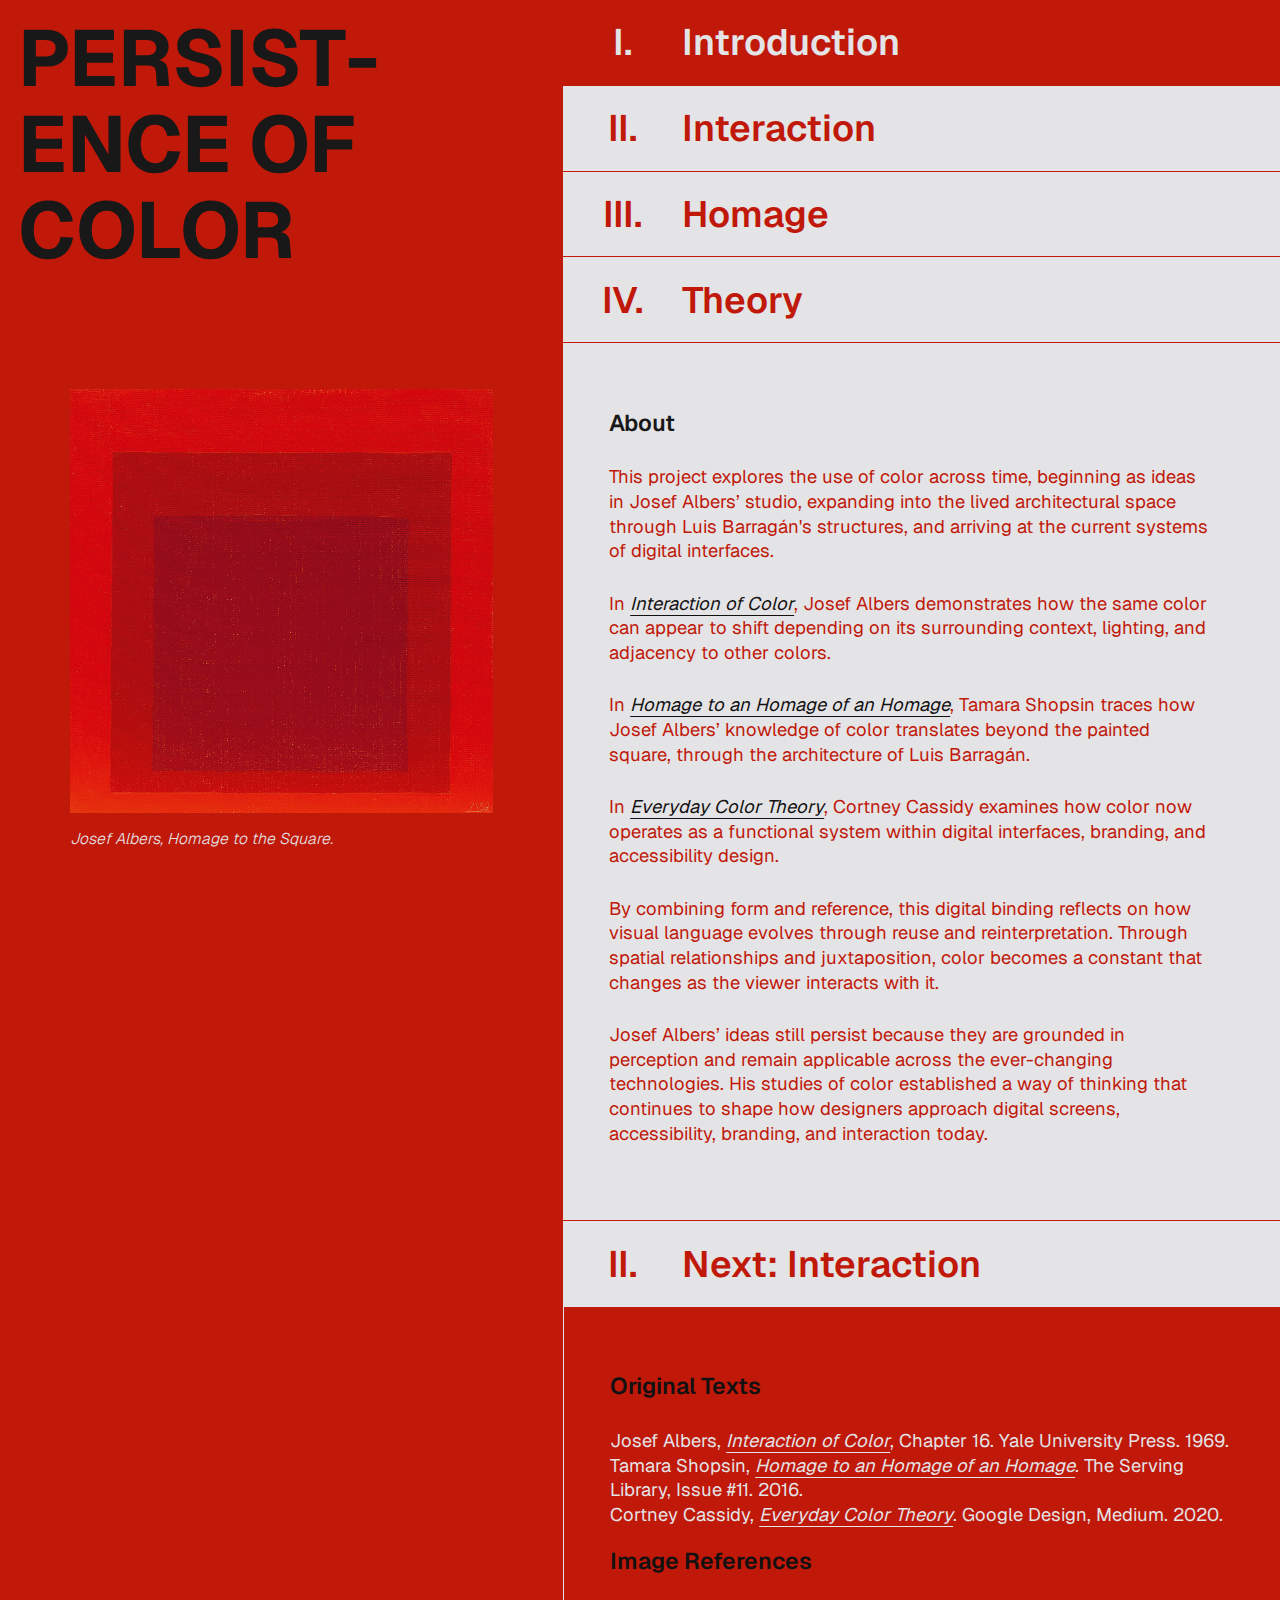
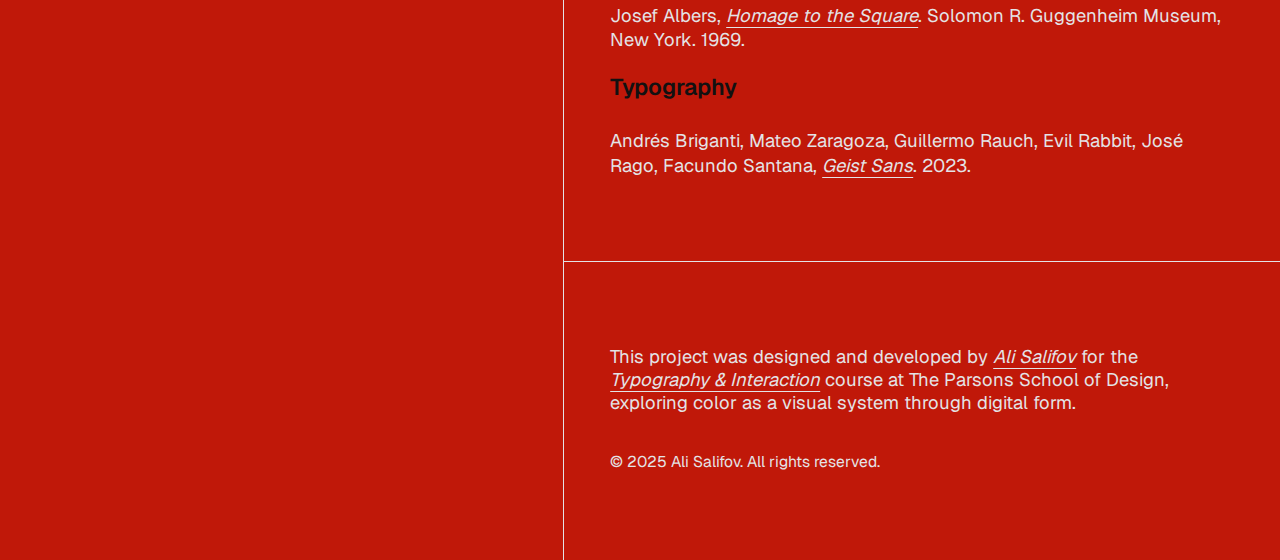
<file: index.html>
<!doctype html>
<html lang="en">
	<head>
		<meta charset="UTF-8">
		<title>Persistance of Color</title>
		<meta name="viewport" content="width=device-width, initial-scale=1">
		<!-- using CSS layers -->
		<style>
			@import 'reset.css' layer(reset);
			@import 'common.css' layer(common);
		</style>
	</head>
	<body id="top">
		<!-- section 1, cover -->
		<figure>
			<div class="cover">
				<a href="#top">
					<img src="assets/albers-square.jpg" alt="Abstract painting of nested squares in contrasting red tones.">
				</a>
				<figcaption>Josef Albers, Homage to the Square.</figcaption>
			</div>
		</figure>
		<!-- section 2, title -->
		<header>
			<a href="#top">
				<h1>
					<!-- using &shy; to hyphenate word, from mdn: https://developer.mozilla.org/en-US/docs/Web/CSS/Reference/Properties/hyphens -->
					<span>Persist&shy;ence</span>
					<span>of</span>
					<span>Color</span>
				</h1>
			</a>
		</header>
		<!-- section 3, navigation -->
		<nav class="top-nav">
			<ol>
				<li>
					<a href="#introduction" id="active-link-home">
						<p class="index">I.</p>
						<p class="title">Introduction</p>
						<svg viewBox="0 0 12 12" xmlns="http://www.w3.org/2000/svg">
							<line x1="0" y1="12" x2="12" y2="0" stroke="currentColor"/>
						</svg>
					</a>
				</li>
				<li>
					<a href="interaction-of-color">
						<p class="index">II.</p>
						<p class="title">Interaction</p>
						<svg viewBox="0 0 12 12" xmlns="http://www.w3.org/2000/svg">
							<line x1="0" y1="12" x2="12" y2="0" stroke="currentColor"/>
						</svg>
					</a>
				</li>
				<li>
					<a href="homage-to-an-homage-of-an-homage">
						<p class="index">III.</p>
						<!-- maybe use breakpoints here for longer titles? idk -->
						<p class="title">Homage</p>
						<svg viewBox="0 0 12 12" xmlns="http://www.w3.org/2000/svg">
							<line x1="0" y1="12" x2="12" y2="0" stroke="currentColor"/>
						</svg>
					</a>
				</li>
				<li>
					<a href="everyday-color-theory">
						<p class="index">IV.</p>
						<p class="title">Theory</p>
						<svg viewBox="0 0 12 12" xmlns="http://www.w3.org/2000/svg">
							<line x1="0" y1="12" x2="12" y2="0" stroke="currentColor"/>
						</svg>
					</a>
				</li>
			</ol>
		</nav>
		<!-- section 4, main content -->
		<main>
			<article id="introduction">
				<h2>About</h2>
				<p>This project explores the use of color across time, beginning as ideas in Josef Albers’ studio, expanding into the lived architectural space through Luis Barragán's structures, and arriving at the current systems of digital interfaces.</p>
				<p>In <a href="interaction-of-color" id="interaction-link">Interaction of Color</a>, Josef Albers demonstrates how the same color can appear to shift depending on its surrounding context, lighting, and adjacency to other colors.</p>
				<p>In <a href="homage-to-an-homage-of-an-homage" id="homage-link"">Homage to an Homage of an Homage</a>, Tamara Shopsin traces how Josef Albers’ knowledge of color translates beyond the painted square, through the architecture of Luis Barragán.</p>
				<p>In <a href="everyday-color-theory" id="theory-link">Everyday Color Theory</a>, Cortney Cassidy examines how color now operates as a functional system within digital interfaces, branding, and accessibility design.</p>
				<p>By combining form and reference, this digital binding reflects on how visual language evolves through reuse and reinterpretation. Through spatial relationships and juxtaposition, color becomes a constant that changes as the viewer interacts with it.</p>
				<p>Josef Albers’ ideas still persist because they are grounded in perception and remain applicable across the ever-changing technologies. His studies of color established a way of thinking that continues to shape how designers approach digital screens, accessibility, branding, and interaction today.</p>
			</article>
			<a href="interaction-of-color" class="next-button">
				<p class="index-button">II.</p>
				<p class="title-button">Next: Interaction</p>
				<svg viewBox="0 0 12 12" xmlns="http://www.w3.org/2000/svg">
					<line x1="0" y1="12" x2="12" y2="0" stroke="currentColor"/>
				</svg>
			</a>
			<article id="colophon">
				<h2>Original Texts</h2>
				<ul>
					<li>
						Josef Albers, <a href="https://archive.org/details/interaction-of-color-50th-anniversary-edition/page/38/mode/2up">Interaction of Color</a>, Chapter 16. Yale University Press. 1969.
					</li>
					<li>
						Tamara Shopsin, <a href="https://www.servinglibrary.org/journal/11/homage-to-an-homage-of-an-homage">Homage to an Homage of an Homage</a>. The Serving Library, Issue #11. 2016.
					</li>
					<li>
						Cortney Cassidy, <a href="https://medium.com/google-design/everyday-color-theory-59c1ca0770cb">Everyday Color Theory</a>. Google Design, Medium. 2020.
					</li>
				</ul>
				<h2>Image References</h2>
				<ul>
					<li>
						Josef Albers, <a href="https://www.guggenheim.org/artwork/181">Homage to the Square</a>. Solomon R. Guggenheim Museum, New York. 1969.
					</li>
				</ul>
				<h2>Typography</h2>
				<ul>
					<li>
						Andrés Briganti, Mateo Zaragoza, Guillermo Rauch, Evil Rabbit, José Rago, Facundo Santana, <a href="https://fonts.google.com/specimen/Geist">Geist Sans</a>. 2023.
					</li>
				</ul>
			</article>
			<!-- section 5, footer -->
			<footer>
				<p>This project was designed and developed by <a href="https://ali001.com">Ali Salifov</a> for the <a href="https://typography-interaction-2526.github.io/">Typography & Interaction</a> course at The Parsons School of Design, exploring color as a visual system through digital form.</p>
				<p id="credit">© 2025 Ali Salifov. All rights reserved.</p>
			</footer>
		</main>
	</body>
</html>
</file>
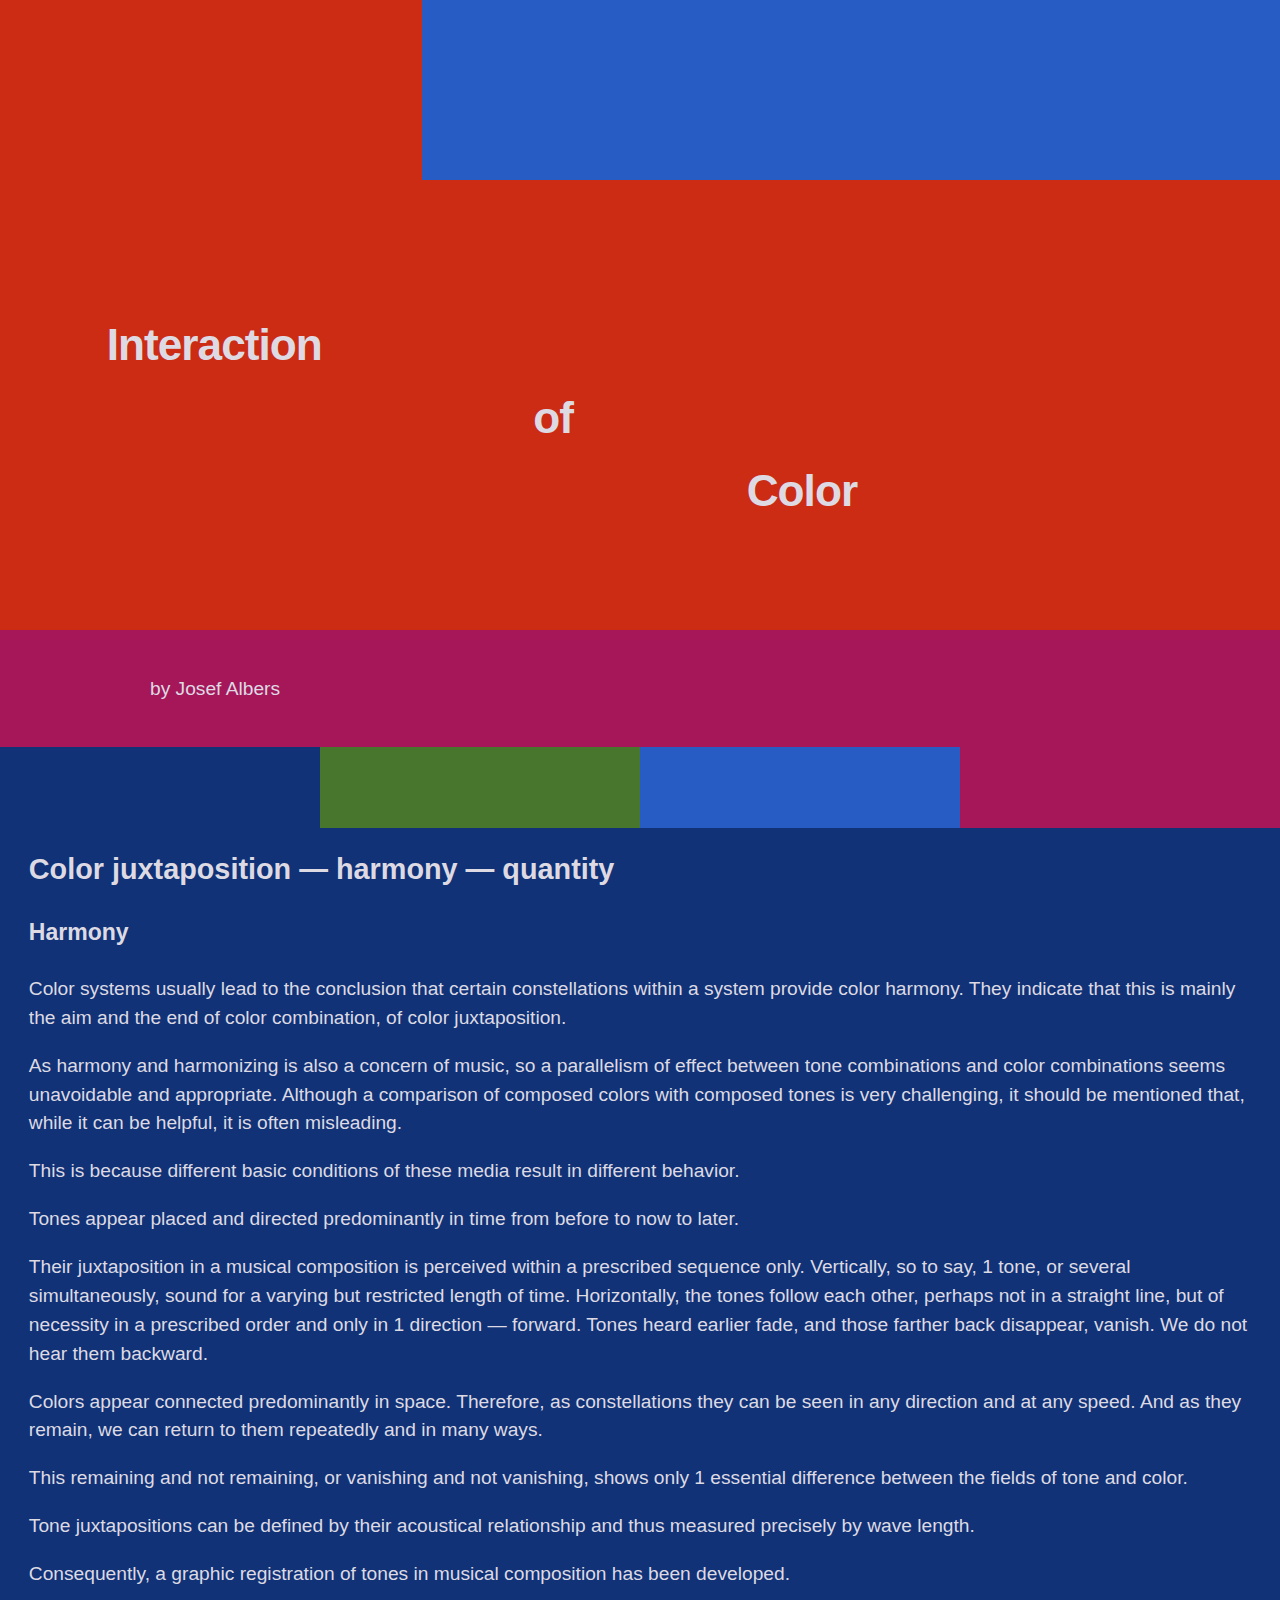
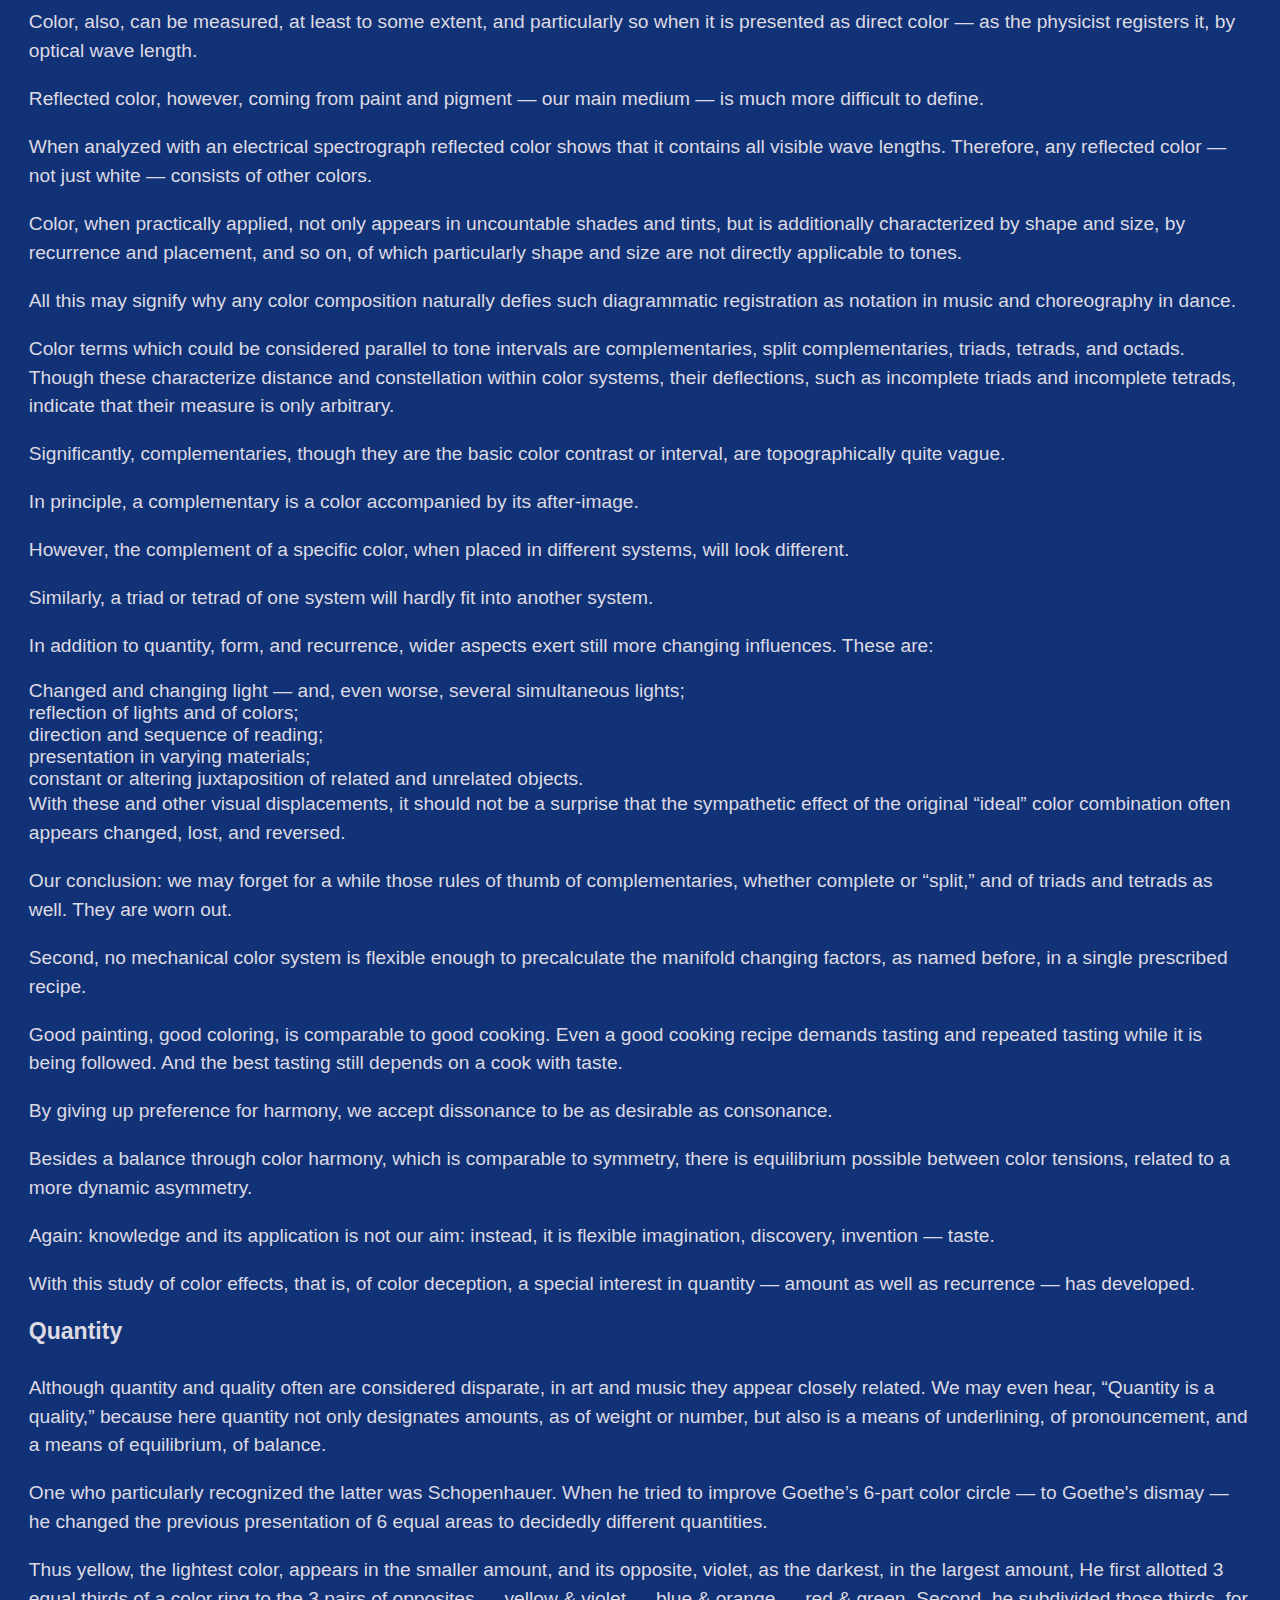
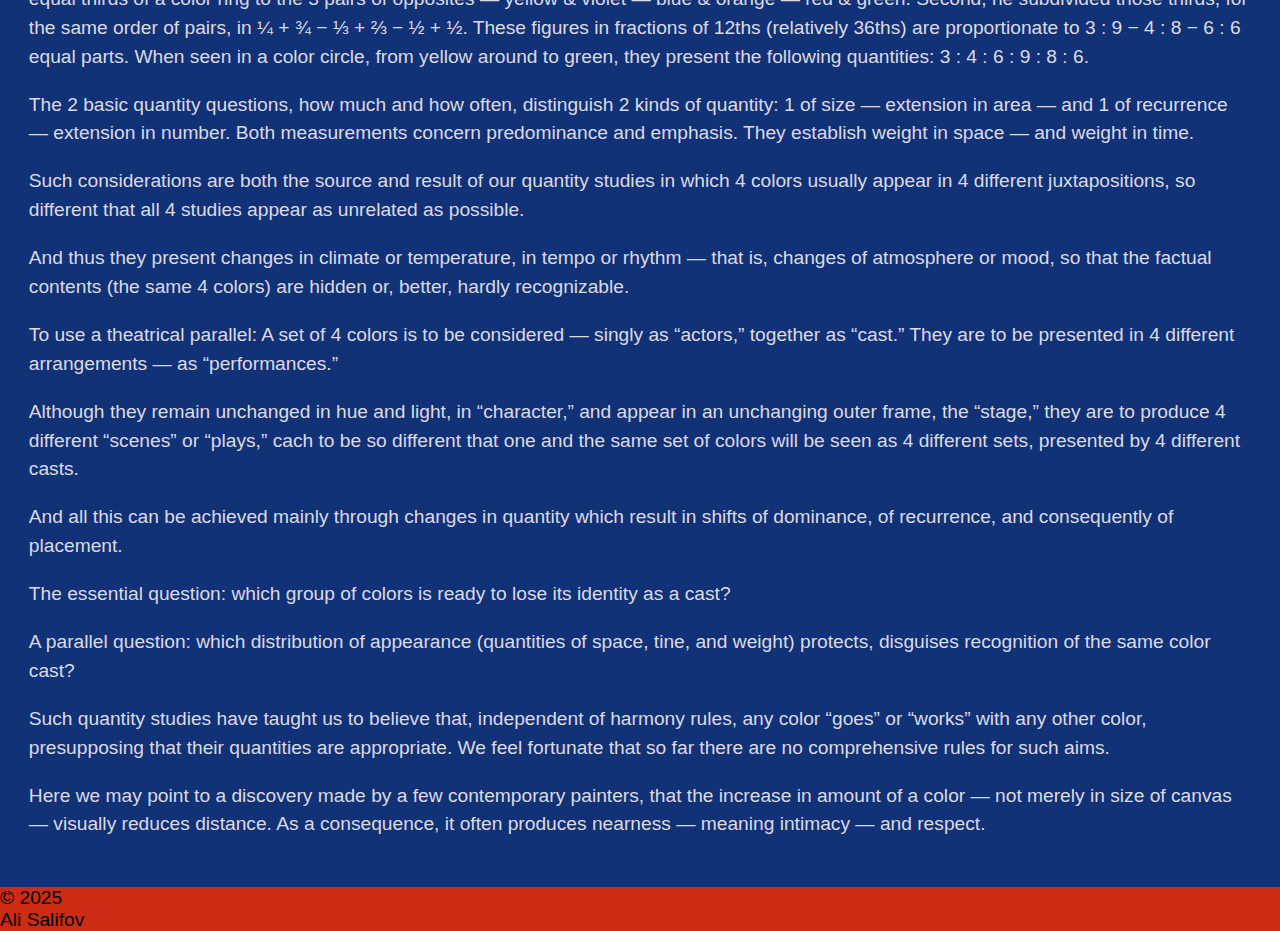
<file: direction-1/index.html>
<!doctype html>
<html lang="en">
	<head>
		<title>Binding: Direction 1</title>
		<meta name="viewport" content="width=device-width, initial-scale=1">
		<link href="../reset.css" rel="stylesheet">
		<link href="./style.css" rel="stylesheet">
	</head>
	<body>
		<header>
			<h1>
				<span>Interaction</span>
				<span>of</span>
				<span>Color</span>
			</h1>
			<span>
				<p>by Josef Albers</p>
			</span>
		</header>
		<main>
			<article>
				<h2>Color juxtaposition — harmony — quantity</h2>
				<h3>Harmony</h3>
				<p>
					Color systems usually lead to the conclusion
					that certain constellations within a system provide color harmony.
					They indicate that this is mainly the aim and the end
					of color combination, of color juxtaposition.
				</p>
				<p>
					As harmony and harmonizing is also a concern of music, so
					a parallelism of effect between tone combinations and color combinations
					seems unavoidable and appropriate. Although
					a comparison of composed colors with composed tones is very challenging,
					it should be mentioned that, while it can be helpful,
					it is often misleading.
				</p>
					<p  class="block">
						This is because different basic conditions of these media result in
						different behavior.
					</p>
					<p  class="block">
						Tones appear placed and directed predominantly in time from <em>before</em>
						to <em>now</em> to <em>later</em>.
					</p>
				</em>
				<p>
					Their juxtaposition in a musical composition is perceived
					within a prescribed sequence only. Vertically, so to say,
					1 tone, or several simultaneously,
					sound for a varying but restricted length of time.
					Horizontally, the tones follow each other,
					perhaps not in a straight line, but of necessity in a prescribed order
					and only in 1 direction — forward.
					Tones heard earlier fade, and those farther back disappear, vanish.
					We do not hear them backward.
				</p>
				<p>
					Colors appear connected predominantly in space. Therefore,
					as constellations they can be seen in any direction and
					at any speed. And as they remain, we can return to them repeatedly
					and in many ways.
				</p>
				<p>
					This remaining and not remaining, or vanishing and not vanishing,
					shows only 1 essential difference between the fields of tone
					and color.
				</p>
				<p>
					Tone juxtapositions can be defined by their acoustical relationship
					and thus measured precisely by wave length.
				</p>
				<p>
					Consequently, a graphic registration of tones in musical composition
					has been developed.
				</p>
				<p>
					Color, also, can be measured, at least to some extent,
					and particularly so when it is presented as direct color —
					as the physicist registers it, by optical wave length.
				</p>
				<p>
					Reflected color, however, coming from paint and pigment
					— our main medium — is much more difficult to define.
				</p>
				<p>
					When analyzed with an electrical spectrograph
					reflected color shows that it contains all visible wave lengths.
					Therefore, any reflected color — not just white —
					consists of other colors.
				</p>
				<p>
					Color, when practically applied, not only appears in uncountable
					shades and tints, but is additionally characterized
					by shape and size, by recurrence and placement, and so on, of which
					particularly shape and size are not directly applicable
					to tones.
				</p>
				<p>
					All this may signify why any color composition naturally defies
					such diagrammatic registration as notation in music
					and choreography in dance.
				</p>
				<p>
					Color terms which could be considered parallel to tone intervals
					are complementaries, split complementaries, triads, tetrads, and octads.
					Though these characterize distance and constellation within color systems,
					their deflections, such as incomplete triads and incomplete tetrads,
					indicate that their measure is only arbitrary.
				</p>
				<p>
					Significantly, complementaries, though they are the basic color contrast
					or interval, are topographically quite vague.
				</p>
				<p>
					In principle, a complementary is a color accompanied by its after-image.
				</p>
				<p>
					However, the complement of a specific color, when placed
					in different systems, will look different.
				</p>
				<p>
					Similarly, a triad or tetrad of one system will hardly fit
					into another system.
				</p>
				<p>
					In addition to quantity, form, and recurrence,
					wider aspects exert still more changing influences.
					These are:
				</p>
				<!-- I want to remove the bullet points in the list thru css -->
				<ul>
					<li>Changed and changing light — and, even worse, several simultaneous lights;</li>
					<li>reflection of lights and of colors;</li>
					<li>direction and sequence of reading;</li>
					<li>presentation in varying materials;</li>
					<li>constant or altering juxtaposition of related and unrelated objects.</li>
				</ul>
				<p>
					With these and other visual displacements, it should not be a surprise
					that the sympathetic effect of the original “ideal” color combination
					often appears changed, lost, and reversed.
				</p>
				<p>
					Our conclusion: we may forget for a while those rules of thumb
					of complementaries, whether complete or “split,” and of triads and
					tetrads as well.
					They are worn out.
				</p>
				<p>
					Second, no mechanical color system is flexible enough
					to precalculate the manifold changing factors, as named before,
					in a single prescribed recipe.
				</p>
				<p>
					Good painting, good coloring, is comparable to good cooking.
					Even a good cooking recipe demands tasting and repeated tasting
					while it is being followed.
					And the best tasting still depends on a cook with taste.
				</p>
				<p>
					By giving up preference for harmony,
					we accept dissonance to be as desirable as consonance.
				</p>
				<p>
					Besides a balance through color harmony, which is comparable
					to symmetry, there is equilibrium possible between
					color tensions, related to a more dynamic asymmetry.
				</p>
				<p class="block">
					Again: knowledge and its application is not our aim:
					instead, it is flexible imagination, discovery, invention — taste.
				</p>
				<p>
					With this study of color effects, that is, of color deception,
					a special interest in quantity — amount as well as recurrence —
					has developed.
				</p>
				<h3>Quantity</h3>
				<p>
					Although quantity and quality often are considered disparate, in art and
					music they appear closely related. We may even hear, “Quantity
					is a quality,” because here quantity not only designates amounts,
					as of weight or number, but also is a means of underlining,
					of pronouncement, and a means of equilibrium, of balance.
				</p>
				<p>
					One who particularly recognized the latter was Schopenhauer.
					When he tried to improve Goethe’s 6-part color circle — to Goethe's dismay —
					he changed the previous presentation of 6 equal areas to decidedly
					different quantities.
				</p>
				<p>
					Thus yellow, the lightest color, appears in the smaller amount,
					and its opposite, violet, as the darkest, in the largest amount,
					He first allotted 3 equal thirds of a color ring to the 3 pairs
					of opposites — yellow & violet — blue & orange — red & green.
					Second, he subdivided those thirds, for the same order of pairs,
					in <em class="fractions">¼ + ¾ − ⅓ + ⅔ − ½ + ½</em>. These figures
					in fractions of 12ths (relatively 36ths) are proportionate to
					<!-- i'm not sure if these colons from the text 
					are supposed to be a division sign (÷)
					or if the author meant it as "such that" (:) -->
					<em class="numbers">3 : 9 − 4 : 8 − 6 : 6</em> equal parts.
					When seen in a color circle, from yellow around to green, they present
					the following quantities: <em class="numbers">3 : 4 : 6 : 9 : 8 : 6</em>.
				</p>
				<p>
					The 2 basic quantity questions, how much and how often,
					distinguish 2 kinds of quantity:
					1 of size — extension in area — and
					1 of recurrence — extension in number.
					Both measurements concern predominance and emphasis.
					They establish weight in space — and weight in time.
				</p>
				<p>
					Such considerations are both the source and result of our quantity studies
					in which 4 colors usually appear in 4 different juxtapositions,
					so different that all 4 studies appear as unrelated as possible.
				</p>
				<p>
					And thus they present changes in climate or temperature,
					in tempo or rhythm — that is, changes of atmosphere or mood,
					so that the factual contents (the same 4 colors) are hidden or, better,
					hardly recognizable.
				</p>
				<p>
					To use a theatrical parallel:
					A set of 4 colors is to be considered — singly as “actors,”
					together as “cast.” They are to be presented in 4 different
					arrangements — as “performances.”
				</p>
				<p>
					Although they remain unchanged in hue and light, in “character,”
					and appear in an unchanging outer frame, the “stage,”
					they are to produce 4 different “scenes” or “plays,”
					cach to be so different that one and the same set of colors will be seen as
					4 different sets, presented by 4 different casts.
				</p>
				<p>
					And all this can be achieved mainly through changes in quantity
					which result in shifts of dominance, of recurrence, and consequently
					of placement.
				</p>
				<p class="block">
					The essential question: which group of colors is ready to lose
					its identity as a cast?
				</p>
				<p>
					A parallel question: which distribution of appearance
					(quantities of space, tine, and weight) protects, disguises
					recognition of the same color cast?
				</p>
				<p>
					Such quantity studies have taught us to believe that, independent
					of harmony rules, any color “goes” or “works” with any other color,
					presupposing that their quantities are appropriate.
					We feel fortunate that so far there are no comprehensive rules
					for such aims.
				</p>
				<p>
					Here we may point to a discovery made by a few contemporary painters,
					that the increase in amount of a color — not merely in size of canvas —
					visually reduces distance. As a consequence, it often produces nearness —
					meaning intimacy — and respect.
				</p>
			</article>
		</main>
		<footer>
			<p>© 2025</p> 
			<p>Ali Salifov</p>
		</footer>
	</body>
</html>
</file>
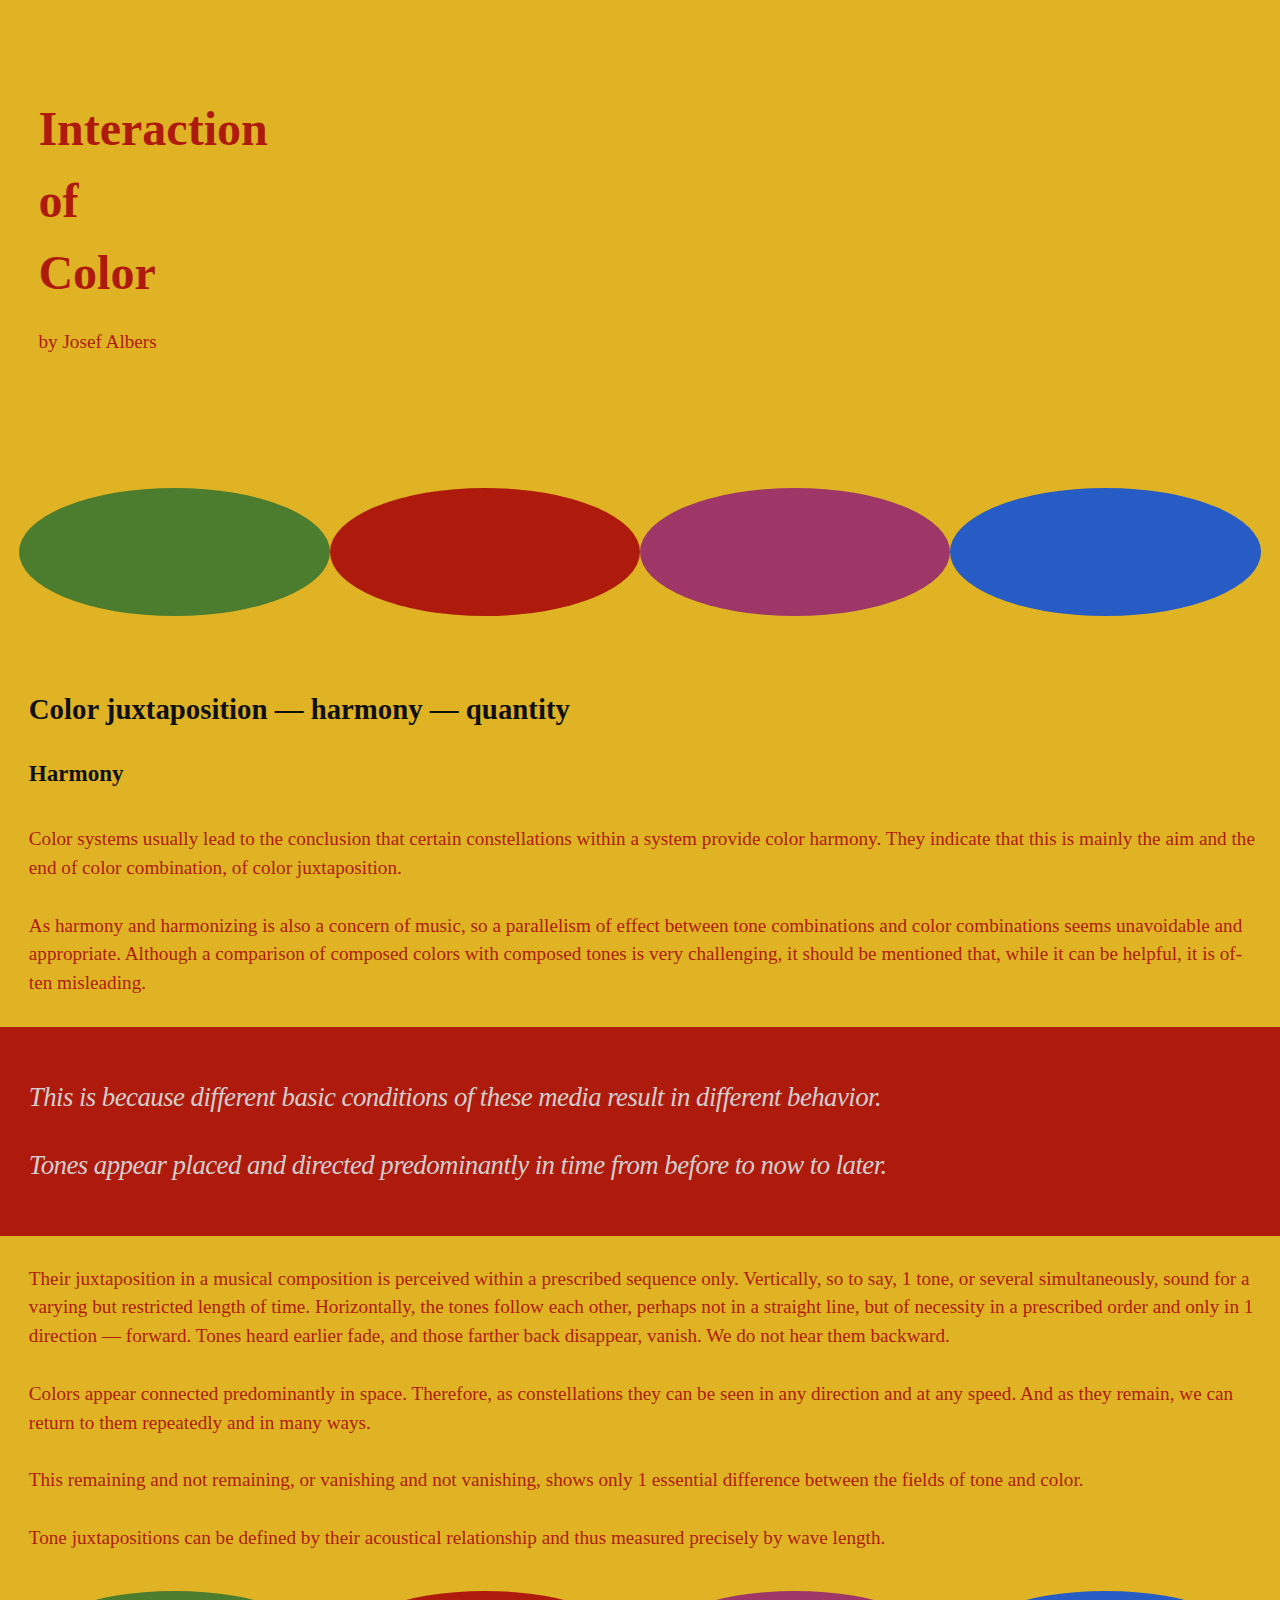
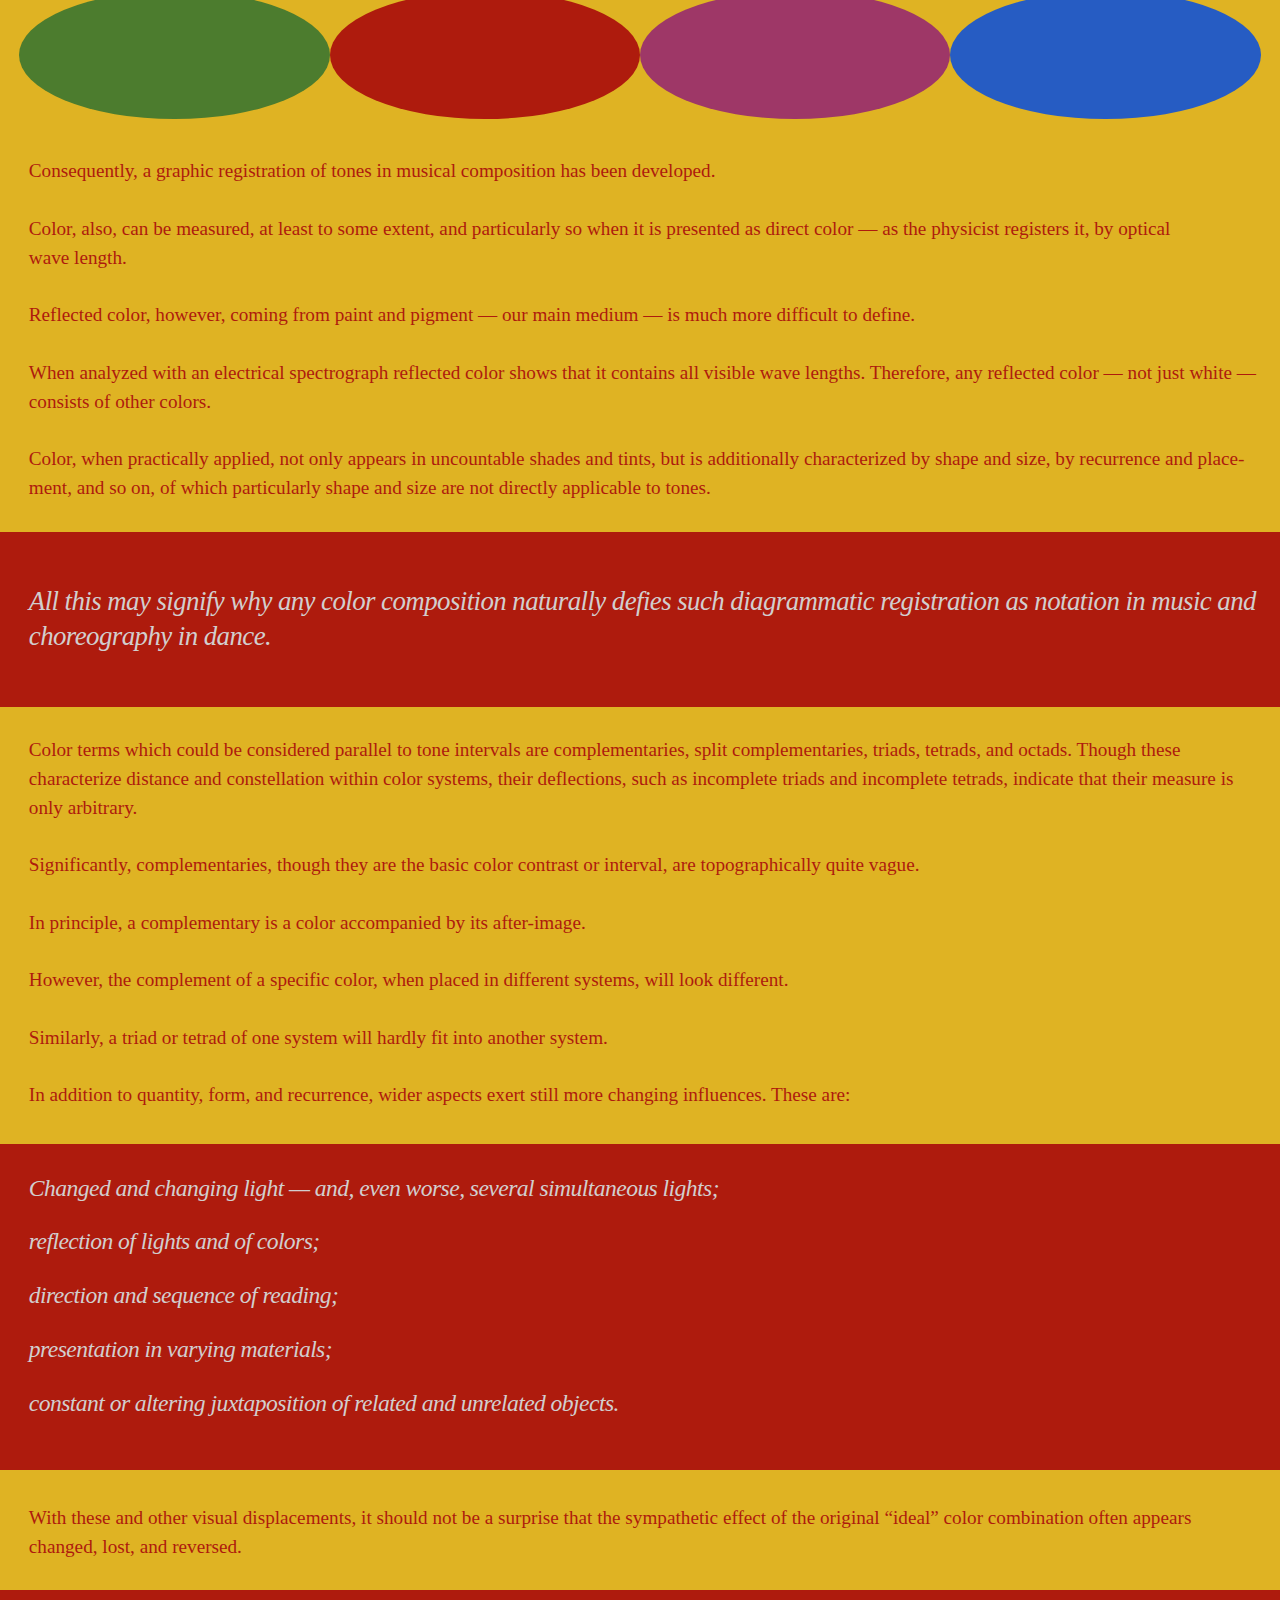
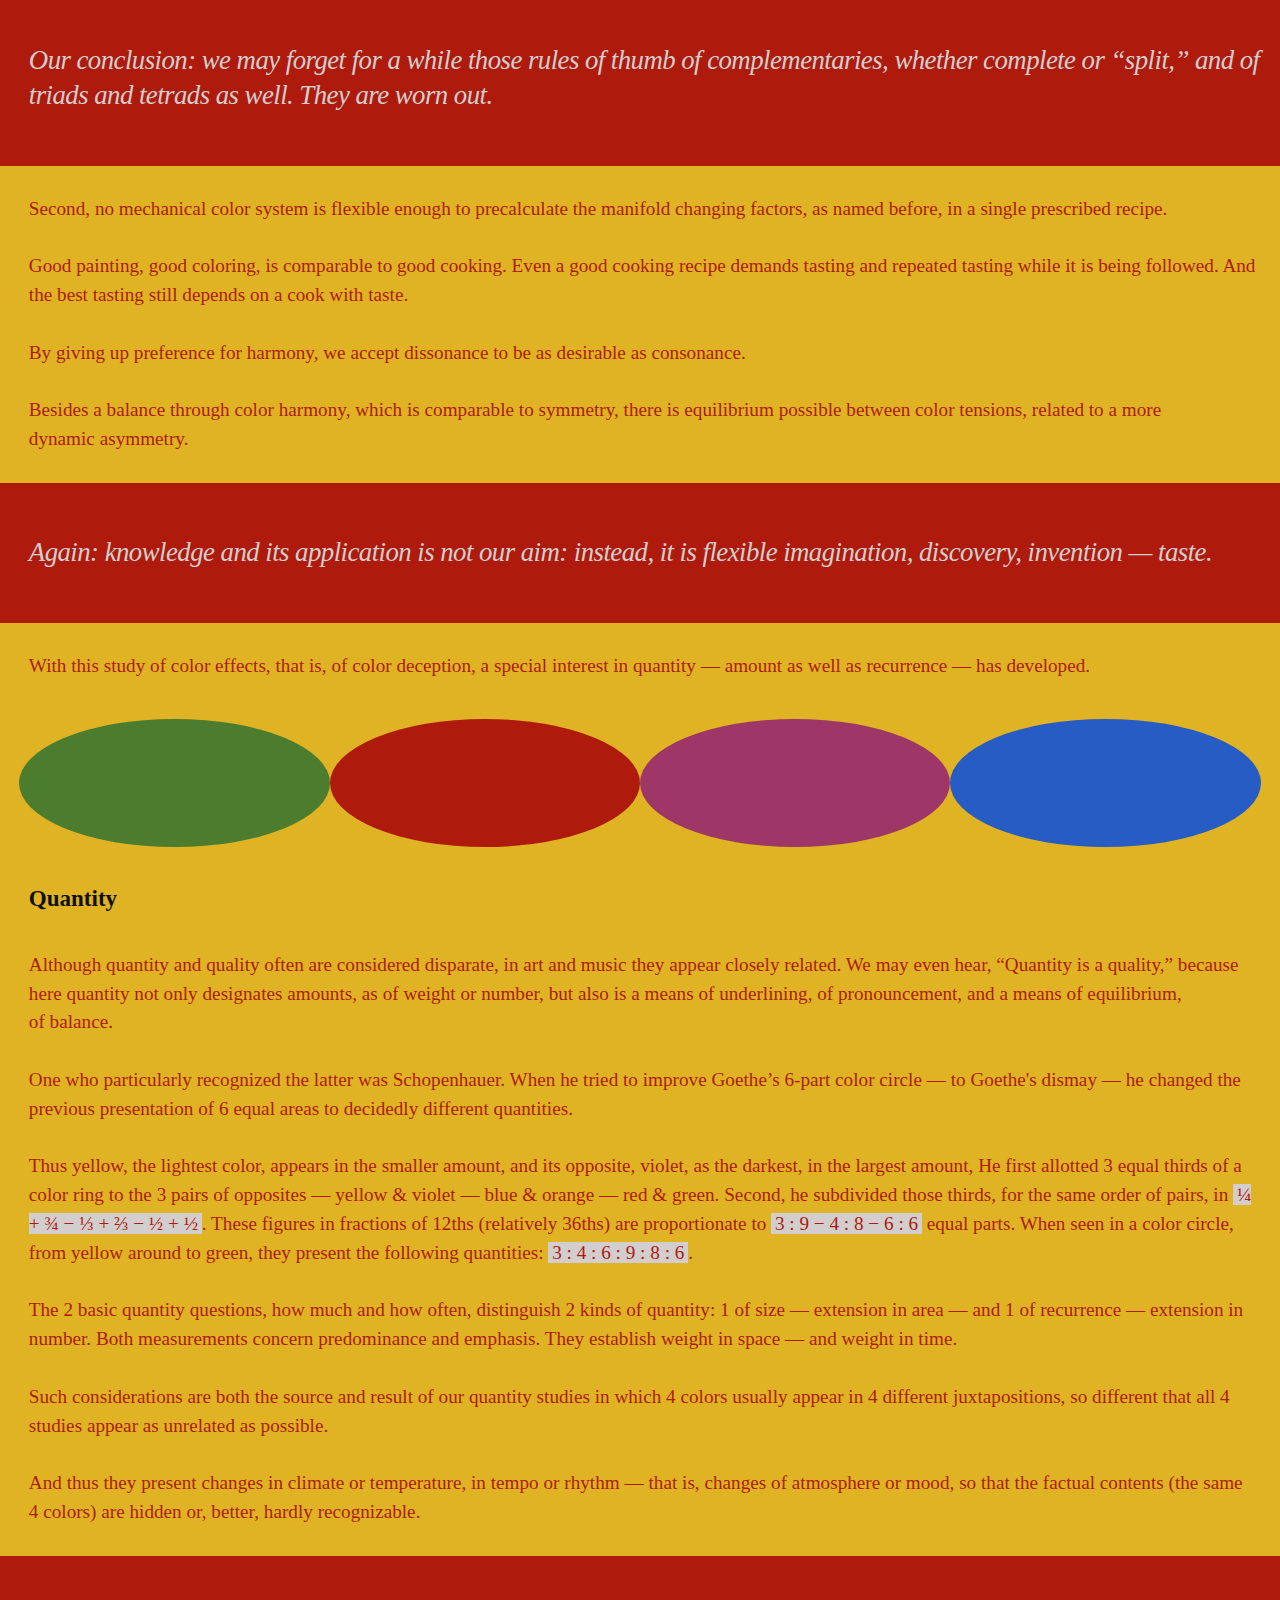
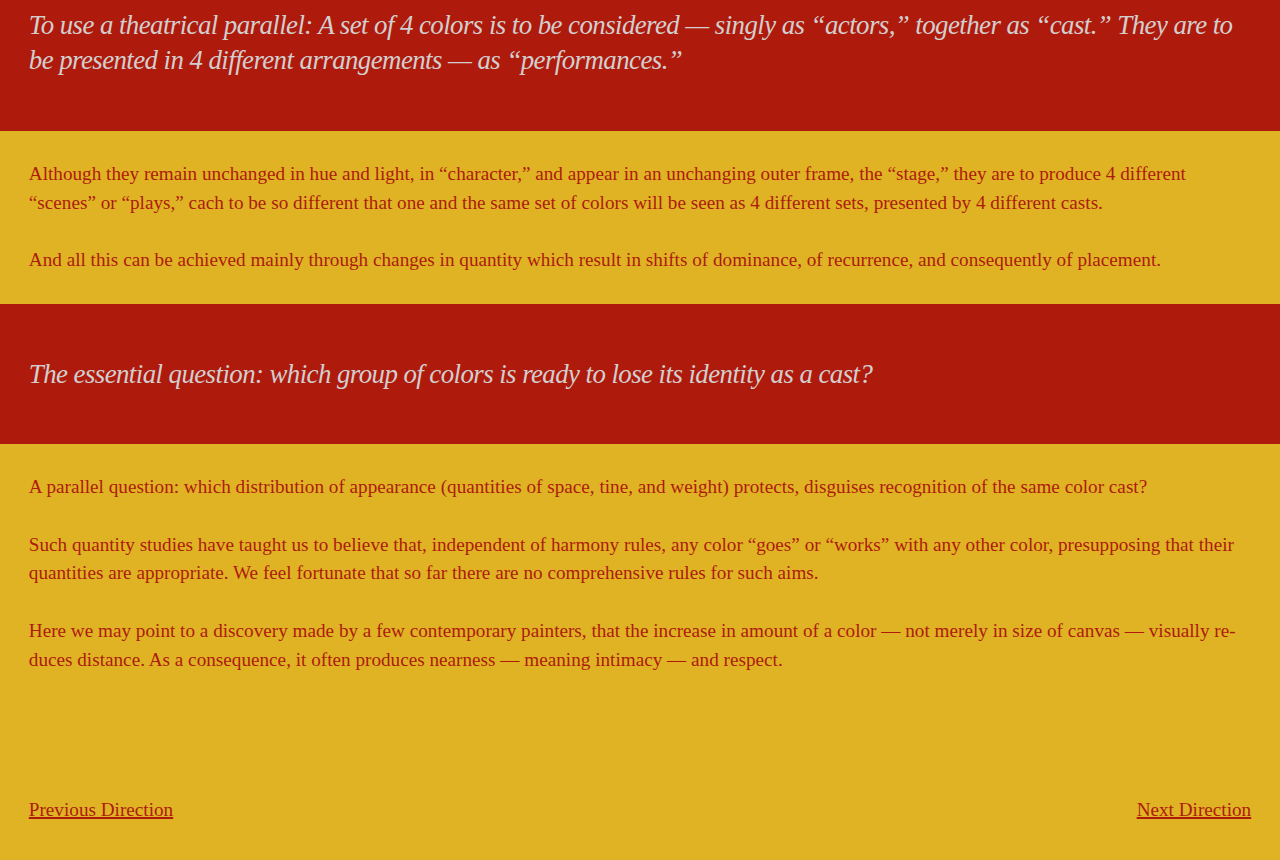
<file: direction-2/index.html>
<!doctype html>
<html lang="en">
	<head>
		<title>Binding: Direction 2</title>
		<meta name="viewport" content="width=device-width, initial-scale=1">
		<link href="../reset.css" rel="stylesheet">
		<link href="./style.css" rel="stylesheet">
	</head>
	<body>
		<header>
			<h1>
				<span>Interaction</span>
				<span>of</span>
				<span>Color</span>
			</h1>
			<span>
				<p>by Josef Albers</p>
			</span>
		</header>
		<div>
			<span></span>
			<span></span>
			<span></span>
			<span></span>
		</div>
		<main>
			<article>
				<h2>Color juxtaposition — harmony — quantity</h2>
				<h3>Harmony</h3>
				<p>
					Color systems usually lead to the conclusion
					that certain constellations within a system provide color harmony.
					They indicate that this is mainly the aim and the end
					of color combination, of color juxtaposition.
				</p>
				<p>
					As harmony and harmonizing is also a concern of music, so
					a parallelism of effect between tone combinations and color combinations
					seems unavoidable and appropriate. Although
					a comparison of composed colors with composed tones is very challenging,
					it should be mentioned that, while it can be helpful,
					it is often misleading.
				</p>
				<section>
					<p>
						This is because different basic conditions of these media result in
						different behavior.
					</p>
					<p>
						Tones appear placed and directed predominantly in time from <em>before</em>
						to <em>now</em> to <em>later</em>.
					</p>
				</section>
				<p>
					Their juxtaposition in a musical composition is perceived
					within a prescribed sequence only. Vertically, so to say,
					1 tone, or several simultaneously,
					sound for a varying but restricted length of time.
					Horizontally, the tones follow each other,
					perhaps not in a straight line, but of necessity in a prescribed order
					and only in 1 direction — forward.
					Tones heard earlier fade, and those farther back disappear, vanish.
					We do not hear them backward.
				</p>
				<p>
					Colors appear connected predominantly in space. Therefore,
					as constellations they can be seen in any direction and
					at any speed. And as they remain, we can return to them repeatedly
					and in many ways.
				</p>
				<p>
					This remaining and not remaining, or vanishing and not vanishing,
					shows only 1 essential difference between the fields of tone
					and color.
				</p>
				<p>
					Tone juxtapositions can be defined by their acoustical relationship
					and thus measured precisely by wave length.
				</p>
				<div>
					<span></span>
					<span></span>
					<span></span>
					<span></span>
				</div>
				<p>
					Consequently, a graphic registration of tones in musical composition
					has been developed.
				</p>
				<p>
					Color, also, can be measured, at least to some extent,
					and particularly so when it is presented as direct color —
					as the physicist registers it, by optical wave length.
				</p>
				<p>
					Reflected color, however, coming from paint and pigment
					— our main medium — is much more difficult to define.
				</p>
				<p>
					When analyzed with an electrical spectrograph
					reflected color shows that it contains all visible wave lengths.
					Therefore, any reflected color — not just white —
					consists of other colors.
				</p>
				<p>
					Color, when practically applied, not only appears in uncountable
					shades and tints, but is additionally characterized
					by shape and size, by recurrence and placement, and so on, of which
					particularly shape and size are not directly applicable
					to tones.
				</p>
				<section>
					<p>
						All this may signify why any color composition naturally defies
						such diagrammatic registration as notation in music
						and choreography in dance.
					</p>
				</section>
				<p>
					Color terms which could be considered parallel to tone intervals
					are complementaries, split complementaries, triads, tetrads, and octads.
					Though these characterize distance and constellation within color systems,
					their deflections, such as incomplete triads and incomplete tetrads,
					indicate that their measure is only arbitrary.
				</p>
				<p>
					Significantly, complementaries, though they are the basic color contrast
					or interval, are topographically quite vague.
				</p>
				<p>
					In principle, a complementary is a color accompanied by its after-image.
				</p>
				<p>
					However, the complement of a specific color, when placed
					in different systems, will look different.
				</p>
				<p>
					Similarly, a triad or tetrad of one system will hardly fit
					into another system.
				</p>
				<p>
					In addition to quantity, form, and recurrence,
					wider aspects exert still more changing influences.
					These are:
				</p>
				<!-- I want to remove the bullet points in the list thru css -->
				<ul>
					<li>Changed and changing light — and, even worse, several simultaneous lights;</li>
					<li>reflection of lights and of colors;</li>
					<li>direction and sequence of reading;</li>
					<li>presentation in varying materials;</li>
					<li>constant or altering juxtaposition of related and unrelated objects.</li>
				</ul>
				<p>
					With these and other visual displacements, it should not be a surprise
					that the sympathetic effect of the original “ideal” color combination
					often appears changed, lost, and reversed.
				</p>
				<section>
					<p>
						Our conclusion: we may forget for a while those rules of thumb
						of complementaries, whether complete or “split,” and of triads and
						tetrads as well.
						They are worn out.
					</p>
				</section>
				<p>
					Second, no mechanical color system is flexible enough
					to precalculate the manifold changing factors, as named before,
					in a single prescribed recipe.
				</p>
				<p>
					Good painting, good coloring, is comparable to good cooking.
					Even a good cooking recipe demands tasting and repeated tasting
					while it is being followed.
					And the best tasting still depends on a cook with taste.
				</p>
				<p>
					By giving up preference for harmony,
					we accept dissonance to be as desirable as consonance.
				</p>
				<p>
					Besides a balance through color harmony, which is comparable
					to symmetry, there is equilibrium possible between
					color tensions, related to a more dynamic asymmetry.
				</p>
				<section>
					<p>
						Again: knowledge and its application is not our aim:
						instead, it is flexible imagination, discovery, invention — taste.
					</p>
				</section>
				<p>
					With this study of color effects, that is, of color deception,
					a special interest in quantity — amount as well as recurrence —
					has developed.
				</p>
				<div>
					<span></span>
					<span></span>
					<span></span>
					<span></span>
				</div>
				<h3>Quantity</h3>
				<p>
					Although quantity and quality often are considered disparate, in art and
					music they appear closely related. We may even hear, “Quantity
					is a quality,” because here quantity not only designates amounts,
					as of weight or number, but also is a means of underlining,
					of pronouncement, and a means of equilibrium, of balance.
				</p>
				<p>
					One who particularly recognized the latter was Schopenhauer.
					When he tried to improve Goethe’s 6-part color circle — to Goethe's dismay —
					he changed the previous presentation of 6 equal areas to decidedly
					different quantities.
				</p>
				<p>
					Thus yellow, the lightest color, appears in the smaller amount,
					and its opposite, violet, as the darkest, in the largest amount,
					He first allotted 3 equal thirds of a color ring to the 3 pairs
					of opposites — yellow & violet — blue & orange — red & green.
					Second, he subdivided those thirds, for the same order of pairs,
					in <em class="numbers">¼ + ¾ − ⅓ + ⅔ − ½ + ½</em>. These figures
					in fractions of 12ths (relatively 36ths) are proportionate to
					<!-- i'm not sure if these colons from the text 
					are supposed to be a division sign (÷)
					or if the author meant it as "such that" (:) -->
					<em class="numbers">3 : 9 − 4 : 8 − 6 : 6</em> equal parts.
					When seen in a color circle, from yellow around to green, they present
					the following quantities: <em class="numbers">3 : 4 : 6 : 9 : 8 : 6</em>.
				</p>
				<p>
					The 2 basic quantity questions, how much and how often,
					distinguish 2 kinds of quantity:
					1 of size — extension in area — and
					1 of recurrence — extension in number.
					Both measurements concern predominance and emphasis.
					They establish weight in space — and weight in time.
				</p>
				<p>
					Such considerations are both the source and result of our quantity studies
					in which 4 colors usually appear in 4 different juxtapositions,
					so different that all 4 studies appear as unrelated as possible.
				</p>
				<p>
					And thus they present changes in climate or temperature,
					in tempo or rhythm — that is, changes of atmosphere or mood,
					so that the factual contents (the same 4 colors) are hidden or, better,
					hardly recognizable.
				</p>
				<section>
					<p>
						To use a theatrical parallel:
						A set of 4 colors is to be considered — singly as “actors,”
						together as “cast.” They are to be presented in 4 different
						arrangements — as “performances.”
					</p>
				</section>
				<p>
					Although they remain unchanged in hue and light, in “character,”
					and appear in an unchanging outer frame, the “stage,”
					they are to produce 4 different “scenes” or “plays,”
					cach to be so different that one and the same set of colors will be seen as
					4 different sets, presented by 4 different casts.
				</p>
				<p>
					And all this can be achieved mainly through changes in quantity
					which result in shifts of dominance, of recurrence, and consequently
					of placement.
				</p>
				<section>
				<p>
					The essential question: which group of colors is ready to lose
					its identity as a cast?
				</p>
				</section>
				<p>
					A parallel question: which distribution of appearance
					(quantities of space, tine, and weight) protects, disguises
					recognition of the same color cast?
				</p>
				<p>
					Such quantity studies have taught us to believe that, independent
					of harmony rules, any color “goes” or “works” with any other color,
					presupposing that their quantities are appropriate.
					We feel fortunate that so far there are no comprehensive rules
					for such aims.
				</p>
				<p>
					Here we may point to a discovery made by a few contemporary painters,
					that the increase in amount of a color — not merely in size of canvas —
					visually reduces distance. As a consequence, it often produces nearness —
					meaning intimacy — and respect.
				</p>
			</article>
		</main>
		<nav>
			<a href="../direction-1/index.html">Previous Direction</a>
			<a href="../direction-3/index.html">Next Direction</a>
		</nav>
	</body>
</html>
</file>
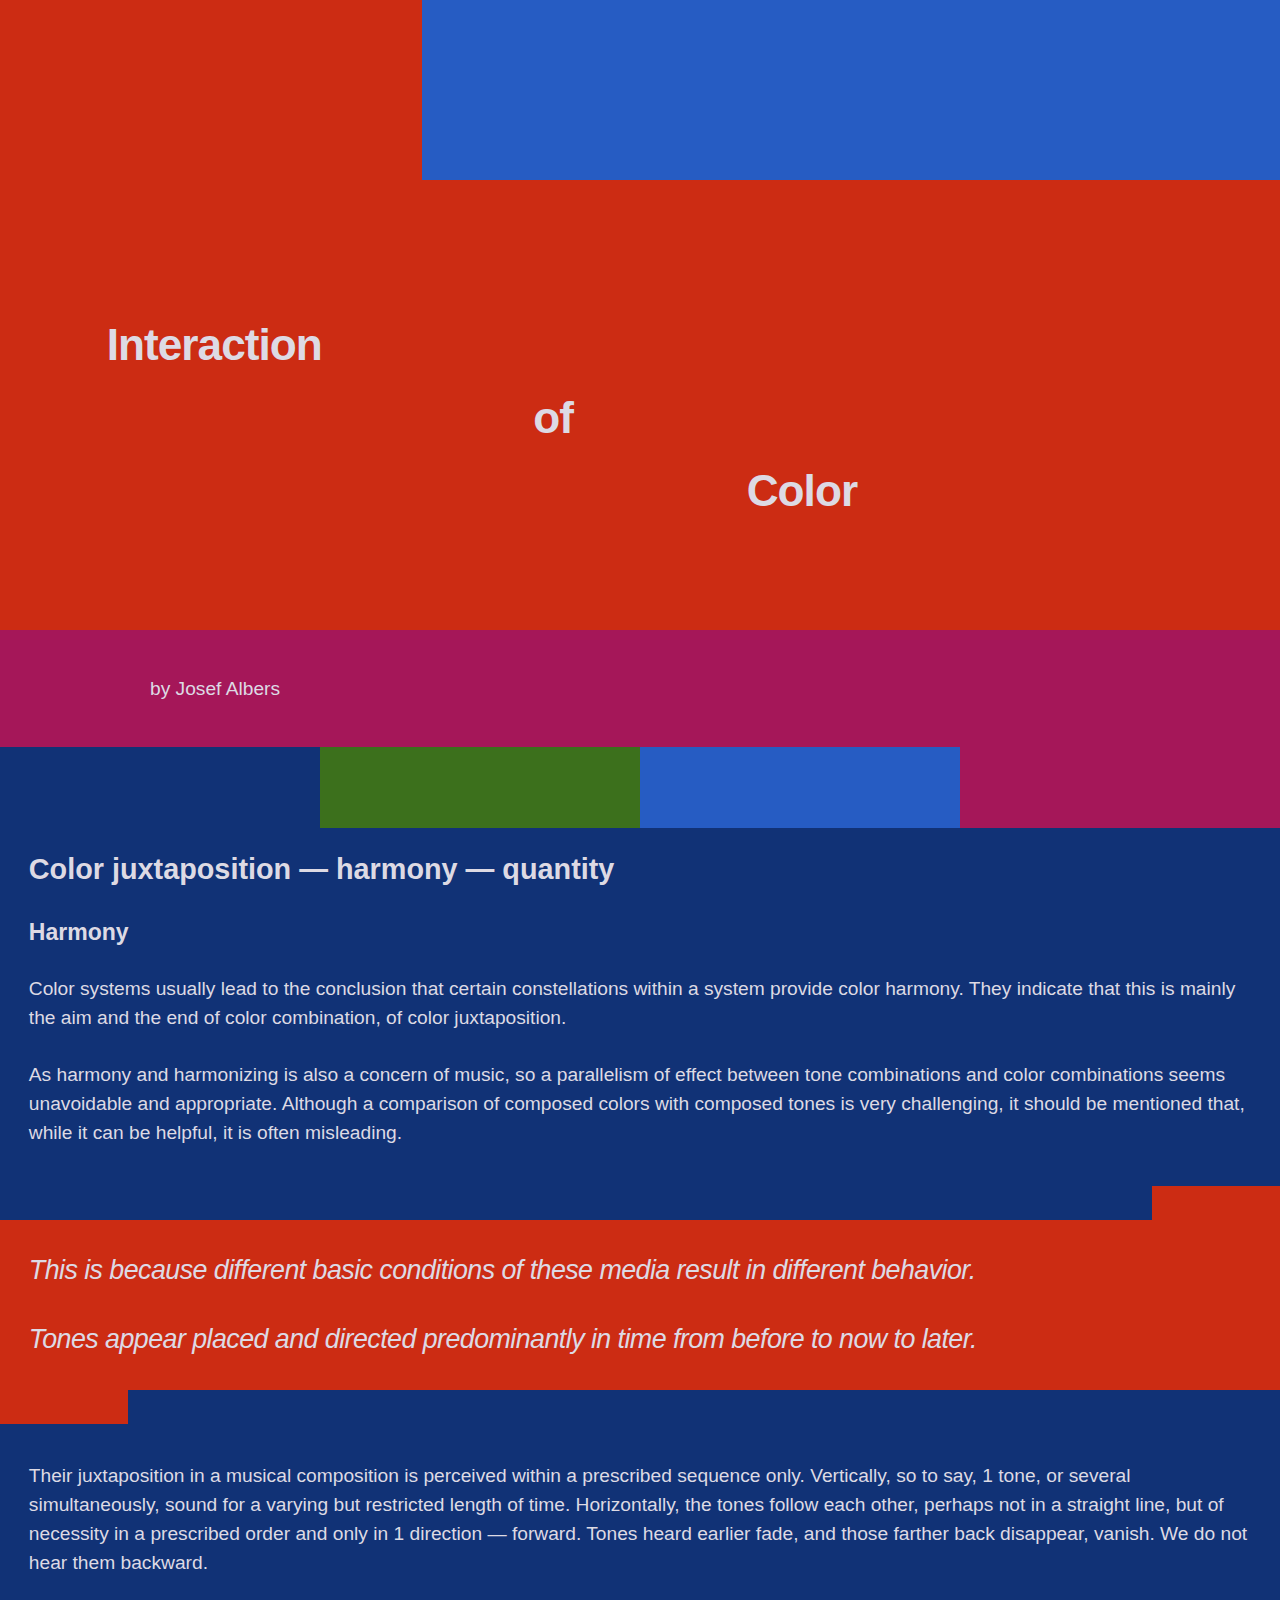
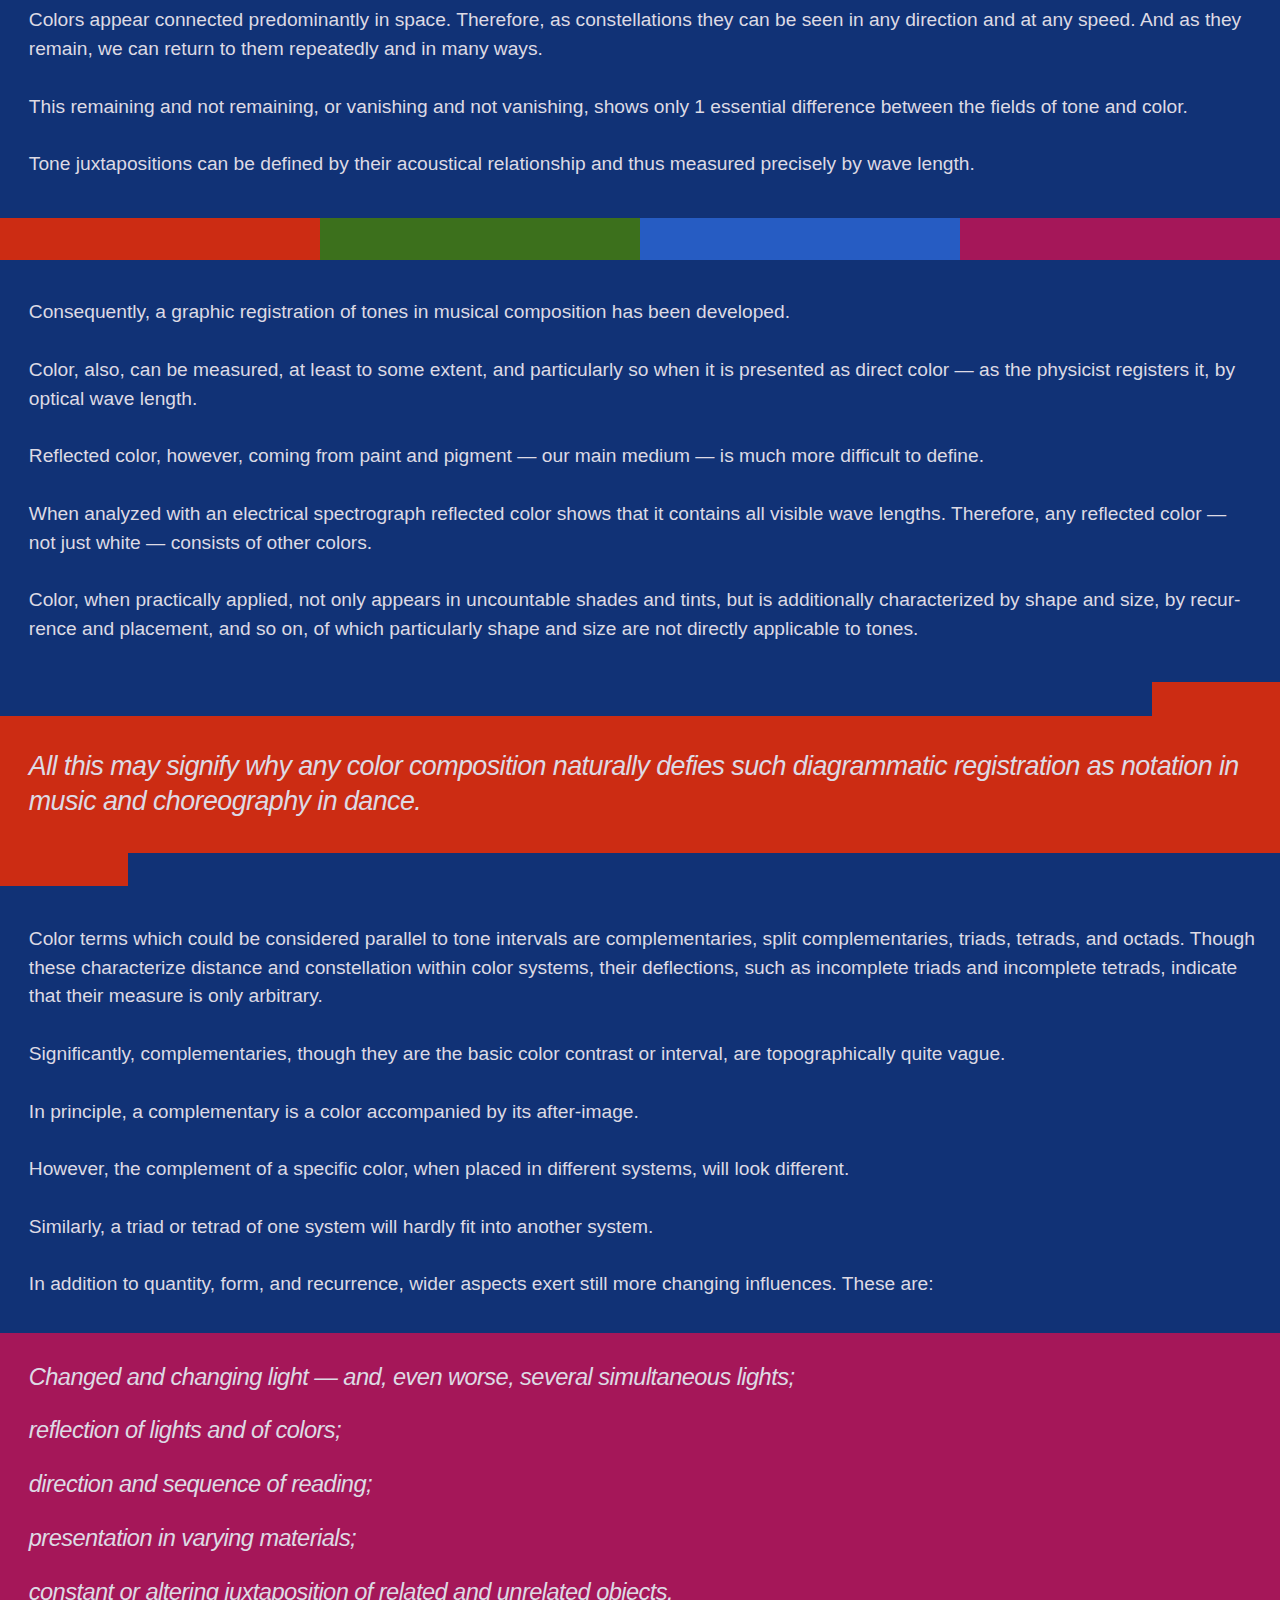
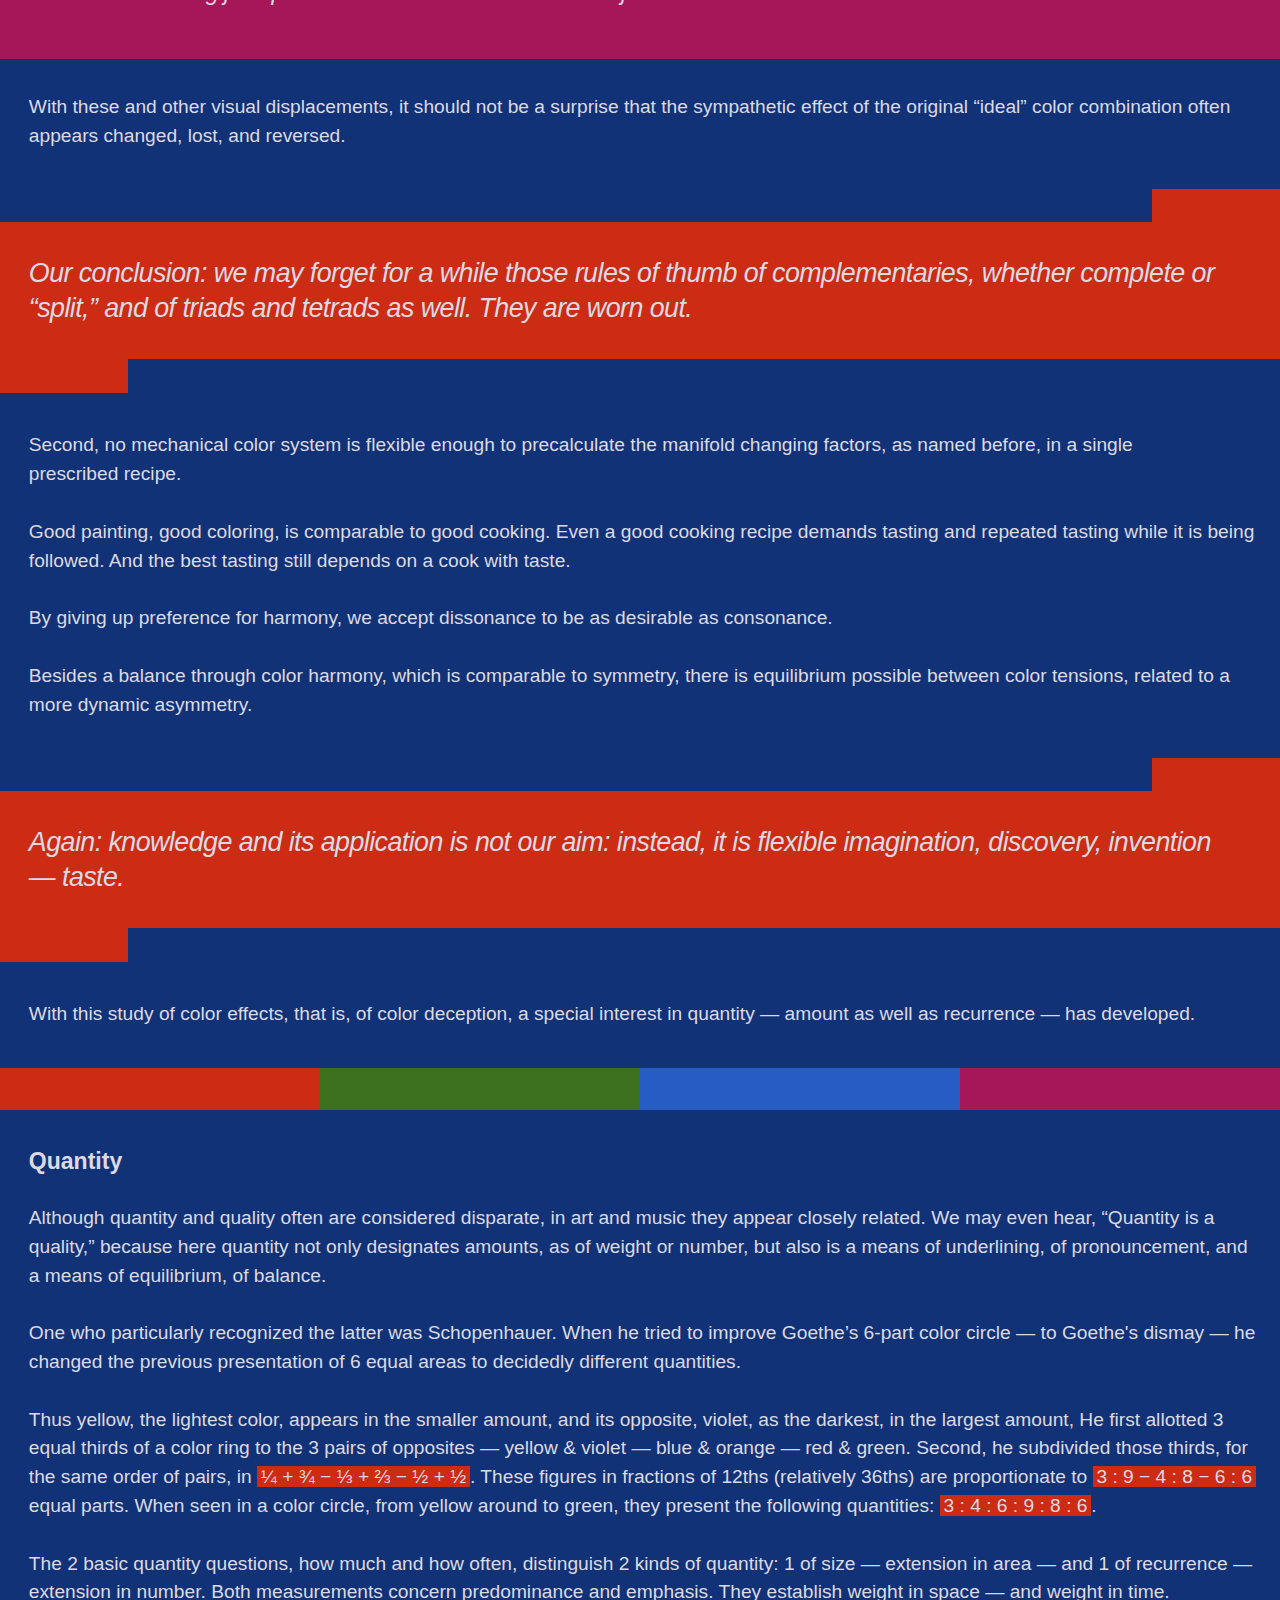
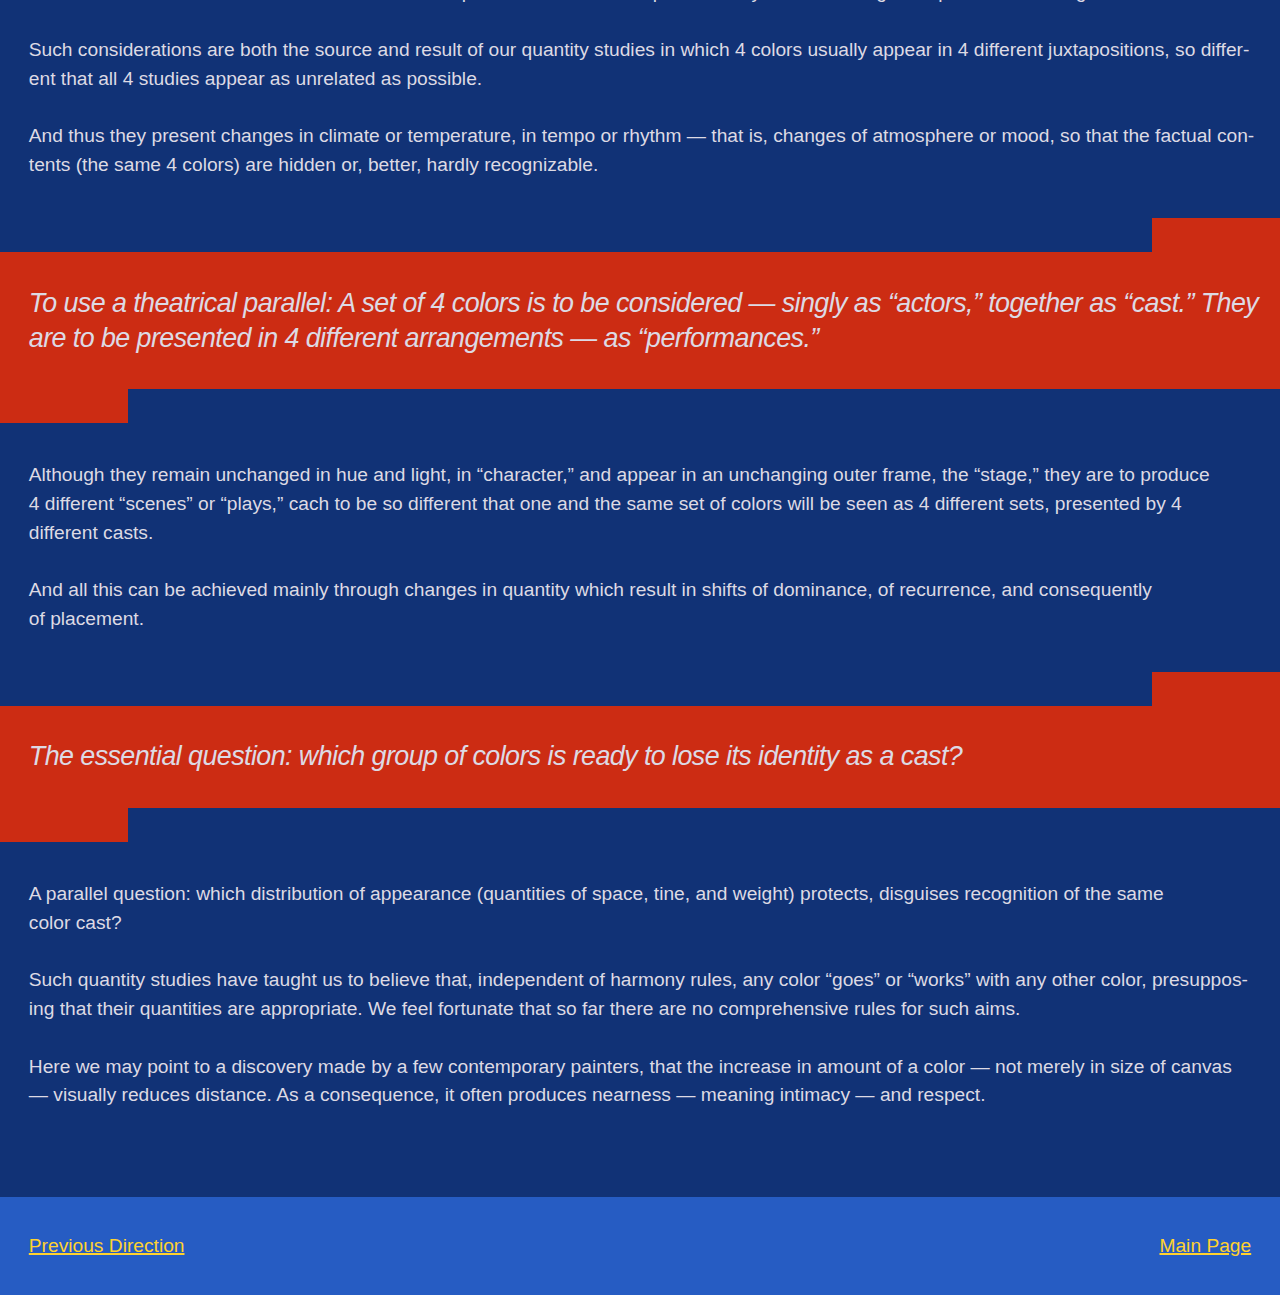
<file: direction-3/index.html>
<!doctype html>
<html lang="en">
	<head>
		<title>Binding: Direction 1</title>
		<meta name="viewport" content="width=device-width, initial-scale=1">
		<link href="../reset.css" rel="stylesheet">
		<link href="./style.css" rel="stylesheet">
	</head>
	<body>
		<header>
			<h1>
				<span>Interaction</span>
				<span>of</span>
				<span>Color</span>
			</h1>
			<span>
				<p>by Josef Albers</p>
			</span>
		</header>
		<main>
			<article>
				<h2>Color juxtaposition — harmony — quantity</h2>
				<h3>Harmony</h3>
				<p>
					Color systems usually lead to the conclusion
					that certain constellations within a system provide color harmony.
					They indicate that this is mainly the aim and the end
					of color combination, of color juxtaposition.
				</p>
				<p>
					As harmony and harmonizing is also a concern of music, so
					a parallelism of effect between tone combinations and color combinations
					seems unavoidable and appropriate. Although
					a comparison of composed colors with composed tones is very challenging,
					it should be mentioned that, while it can be helpful,
					it is often misleading.
				</p>
				<section>
					<p>
						This is because different basic conditions of these media result in
						different behavior.
					</p>
					<p>
						Tones appear placed and directed predominantly in time from <em>before</em>
						to <em>now</em> to <em>later</em>.
					</p>
				</section>
				<p>
					Their juxtaposition in a musical composition is perceived
					within a prescribed sequence only. Vertically, so to say,
					1 tone, or several simultaneously,
					sound for a varying but restricted length of time.
					Horizontally, the tones follow each other,
					perhaps not in a straight line, but of necessity in a prescribed order
					and only in 1 direction — forward.
					Tones heard earlier fade, and those farther back disappear, vanish.
					We do not hear them backward.
				</p>
				<p>
					Colors appear connected predominantly in space. Therefore,
					as constellations they can be seen in any direction and
					at any speed. And as they remain, we can return to them repeatedly
					and in many ways.
				</p>
				<p>
					This remaining and not remaining, or vanishing and not vanishing,
					shows only 1 essential difference between the fields of tone
					and color.
				</p>
				<p>
					Tone juxtapositions can be defined by their acoustical relationship
					and thus measured precisely by wave length.
				</p>
				<div></div>
				<p>
					Consequently, a graphic registration of tones in musical composition
					has been developed.
				</p>
				<p>
					Color, also, can be measured, at least to some extent,
					and particularly so when it is presented as direct color —
					as the physicist registers it, by optical wave length.
				</p>
				<p>
					Reflected color, however, coming from paint and pigment
					— our main medium — is much more difficult to define.
				</p>
				<p>
					When analyzed with an electrical spectrograph
					reflected color shows that it contains all visible wave lengths.
					Therefore, any reflected color — not just white —
					consists of other colors.
				</p>
				<p>
					Color, when practically applied, not only appears in uncountable
					shades and tints, but is additionally characterized
					by shape and size, by recurrence and placement, and so on, of which
					particularly shape and size are not directly applicable
					to tones.
				</p>
				<section>
					<p>
						All this may signify why any color composition naturally defies
						such diagrammatic registration as notation in music
						and choreography in dance.
					</p>
				</section>
				<p>
					Color terms which could be considered parallel to tone intervals
					are complementaries, split complementaries, triads, tetrads, and octads.
					Though these characterize distance and constellation within color systems,
					their deflections, such as incomplete triads and incomplete tetrads,
					indicate that their measure is only arbitrary.
				</p>
				<p>
					Significantly, complementaries, though they are the basic color contrast
					or interval, are topographically quite vague.
				</p>
				<p>
					In principle, a complementary is a color accompanied by its after-image.
				</p>
				<p>
					However, the complement of a specific color, when placed
					in different systems, will look different.
				</p>
				<p>
					Similarly, a triad or tetrad of one system will hardly fit
					into another system.
				</p>
				<p>
					In addition to quantity, form, and recurrence,
					wider aspects exert still more changing influences.
					These are:
				</p>
				<!-- I want to remove the bullet points in the list thru css -->
				<ul>
					<li>Changed and changing light — and, even worse, several simultaneous lights;</li>
					<li>reflection of lights and of colors;</li>
					<li>direction and sequence of reading;</li>
					<li>presentation in varying materials;</li>
					<li>constant or altering juxtaposition of related and unrelated objects.</li>
				</ul>
				<p>
					With these and other visual displacements, it should not be a surprise
					that the sympathetic effect of the original “ideal” color combination
					often appears changed, lost, and reversed.
				</p>
				<section>
					<p>
						Our conclusion: we may forget for a while those rules of thumb
						of complementaries, whether complete or “split,” and of triads and
						tetrads as well.
						They are worn out.
					</p>
				</section>
				<p>
					Second, no mechanical color system is flexible enough
					to precalculate the manifold changing factors, as named before,
					in a single prescribed recipe.
				</p>
				<p>
					Good painting, good coloring, is comparable to good cooking.
					Even a good cooking recipe demands tasting and repeated tasting
					while it is being followed.
					And the best tasting still depends on a cook with taste.
				</p>
				<p>
					By giving up preference for harmony,
					we accept dissonance to be as desirable as consonance.
				</p>
				<p>
					Besides a balance through color harmony, which is comparable
					to symmetry, there is equilibrium possible between
					color tensions, related to a more dynamic asymmetry.
				</p>
				<section>
					<p>
						Again: knowledge and its application is not our aim:
						instead, it is flexible imagination, discovery, invention — taste.
					</p>
				</section>
				<p>
					With this study of color effects, that is, of color deception,
					a special interest in quantity — amount as well as recurrence —
					has developed.
				</p>
				<div></div>
				<h3>Quantity</h3>
				<p>
					Although quantity and quality often are considered disparate, in art and
					music they appear closely related. We may even hear, “Quantity
					is a quality,” because here quantity not only designates amounts,
					as of weight or number, but also is a means of underlining,
					of pronouncement, and a means of equilibrium, of balance.
				</p>
				<p>
					One who particularly recognized the latter was Schopenhauer.
					When he tried to improve Goethe’s 6-part color circle — to Goethe's dismay —
					he changed the previous presentation of 6 equal areas to decidedly
					different quantities.
				</p>
				<p>
					Thus yellow, the lightest color, appears in the smaller amount,
					and its opposite, violet, as the darkest, in the largest amount,
					He first allotted 3 equal thirds of a color ring to the 3 pairs
					of opposites — yellow & violet — blue & orange — red & green.
					Second, he subdivided those thirds, for the same order of pairs,
					in <em class="numbers">¼ + ¾ − ⅓ + ⅔ − ½ + ½</em>. These figures
					in fractions of 12ths (relatively 36ths) are proportionate to
					<!-- i'm not sure if these colons from the text 
					are supposed to be a division sign (÷)
					or if the author meant it as "such that" (:) -->
					<em class="numbers">3 : 9 − 4 : 8 − 6 : 6</em> equal parts.
					When seen in a color circle, from yellow around to green, they present
					the following quantities: <em class="numbers">3 : 4 : 6 : 9 : 8 : 6</em>.
				</p>
				<p>
					The 2 basic quantity questions, how much and how often,
					distinguish 2 kinds of quantity:
					1 of size — extension in area — and
					1 of recurrence — extension in number.
					Both measurements concern predominance and emphasis.
					They establish weight in space — and weight in time.
				</p>
				<p>
					Such considerations are both the source and result of our quantity studies
					in which 4 colors usually appear in 4 different juxtapositions,
					so different that all 4 studies appear as unrelated as possible.
				</p>
				<p>
					And thus they present changes in climate or temperature,
					in tempo or rhythm — that is, changes of atmosphere or mood,
					so that the factual contents (the same 4 colors) are hidden or, better,
					hardly recognizable.
				</p>
				<section>
					<p>
						To use a theatrical parallel:
						A set of 4 colors is to be considered — singly as “actors,”
						together as “cast.” They are to be presented in 4 different
						arrangements — as “performances.”
					</p>
				</section>
				<p>
					Although they remain unchanged in hue and light, in “character,”
					and appear in an unchanging outer frame, the “stage,”
					they are to produce 4 different “scenes” or “plays,”
					cach to be so different that one and the same set of colors will be seen as
					4 different sets, presented by 4 different casts.
				</p>
				<p>
					And all this can be achieved mainly through changes in quantity
					which result in shifts of dominance, of recurrence, and consequently
					of placement.
				</p>
				<section>
				<p>
					The essential question: which group of colors is ready to lose
					its identity as a cast?
				</p>
				</section>
				<p>
					A parallel question: which distribution of appearance
					(quantities of space, tine, and weight) protects, disguises
					recognition of the same color cast?
				</p>
				<p>
					Such quantity studies have taught us to believe that, independent
					of harmony rules, any color “goes” or “works” with any other color,
					presupposing that their quantities are appropriate.
					We feel fortunate that so far there are no comprehensive rules
					for such aims.
				</p>
				<p>
					Here we may point to a discovery made by a few contemporary painters,
					that the increase in amount of a color — not merely in size of canvas —
					visually reduces distance. As a consequence, it often produces nearness —
					meaning intimacy — and respect.
				</p>
			</article>
		</main>
		<nav>
			<a href="../direction-2/index.html">Previous Direction</a>
			<a href="../index.html">Main Page</a>
		</nav>
	</body>
</html>
</file>
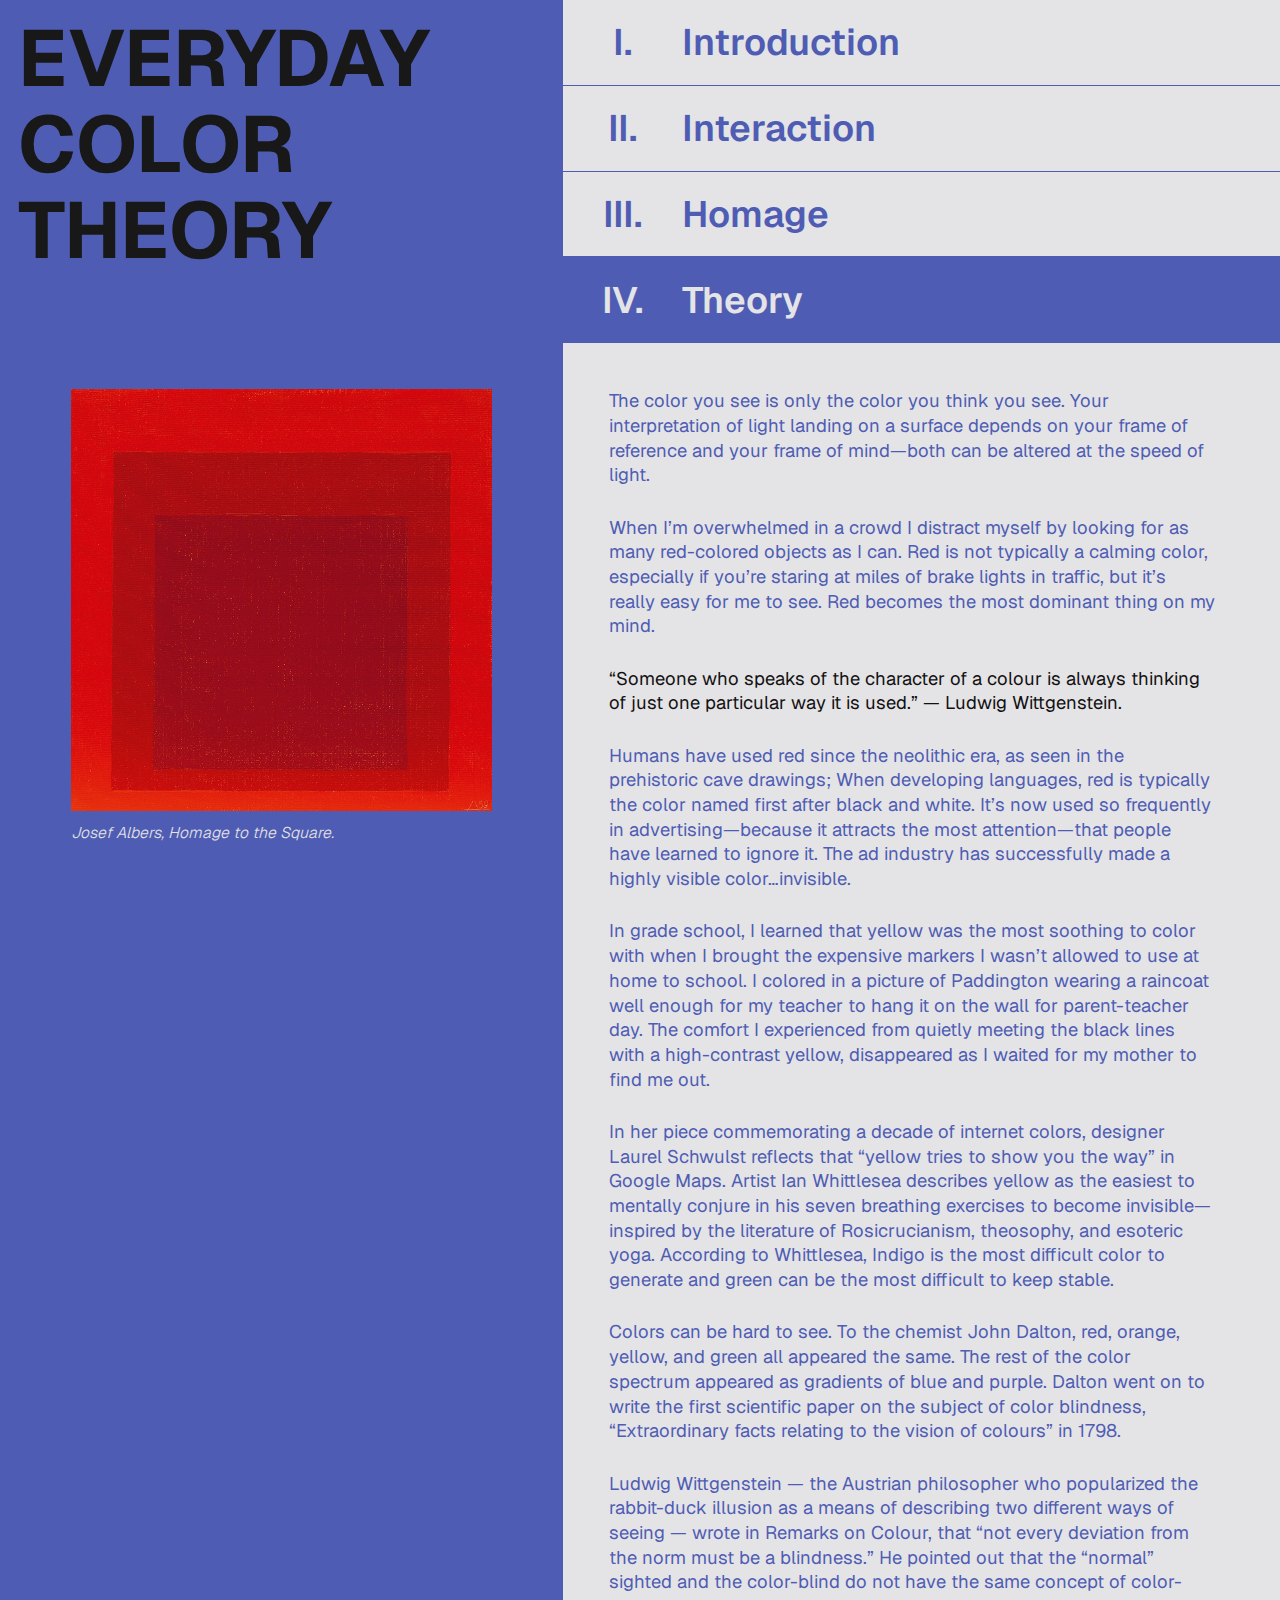
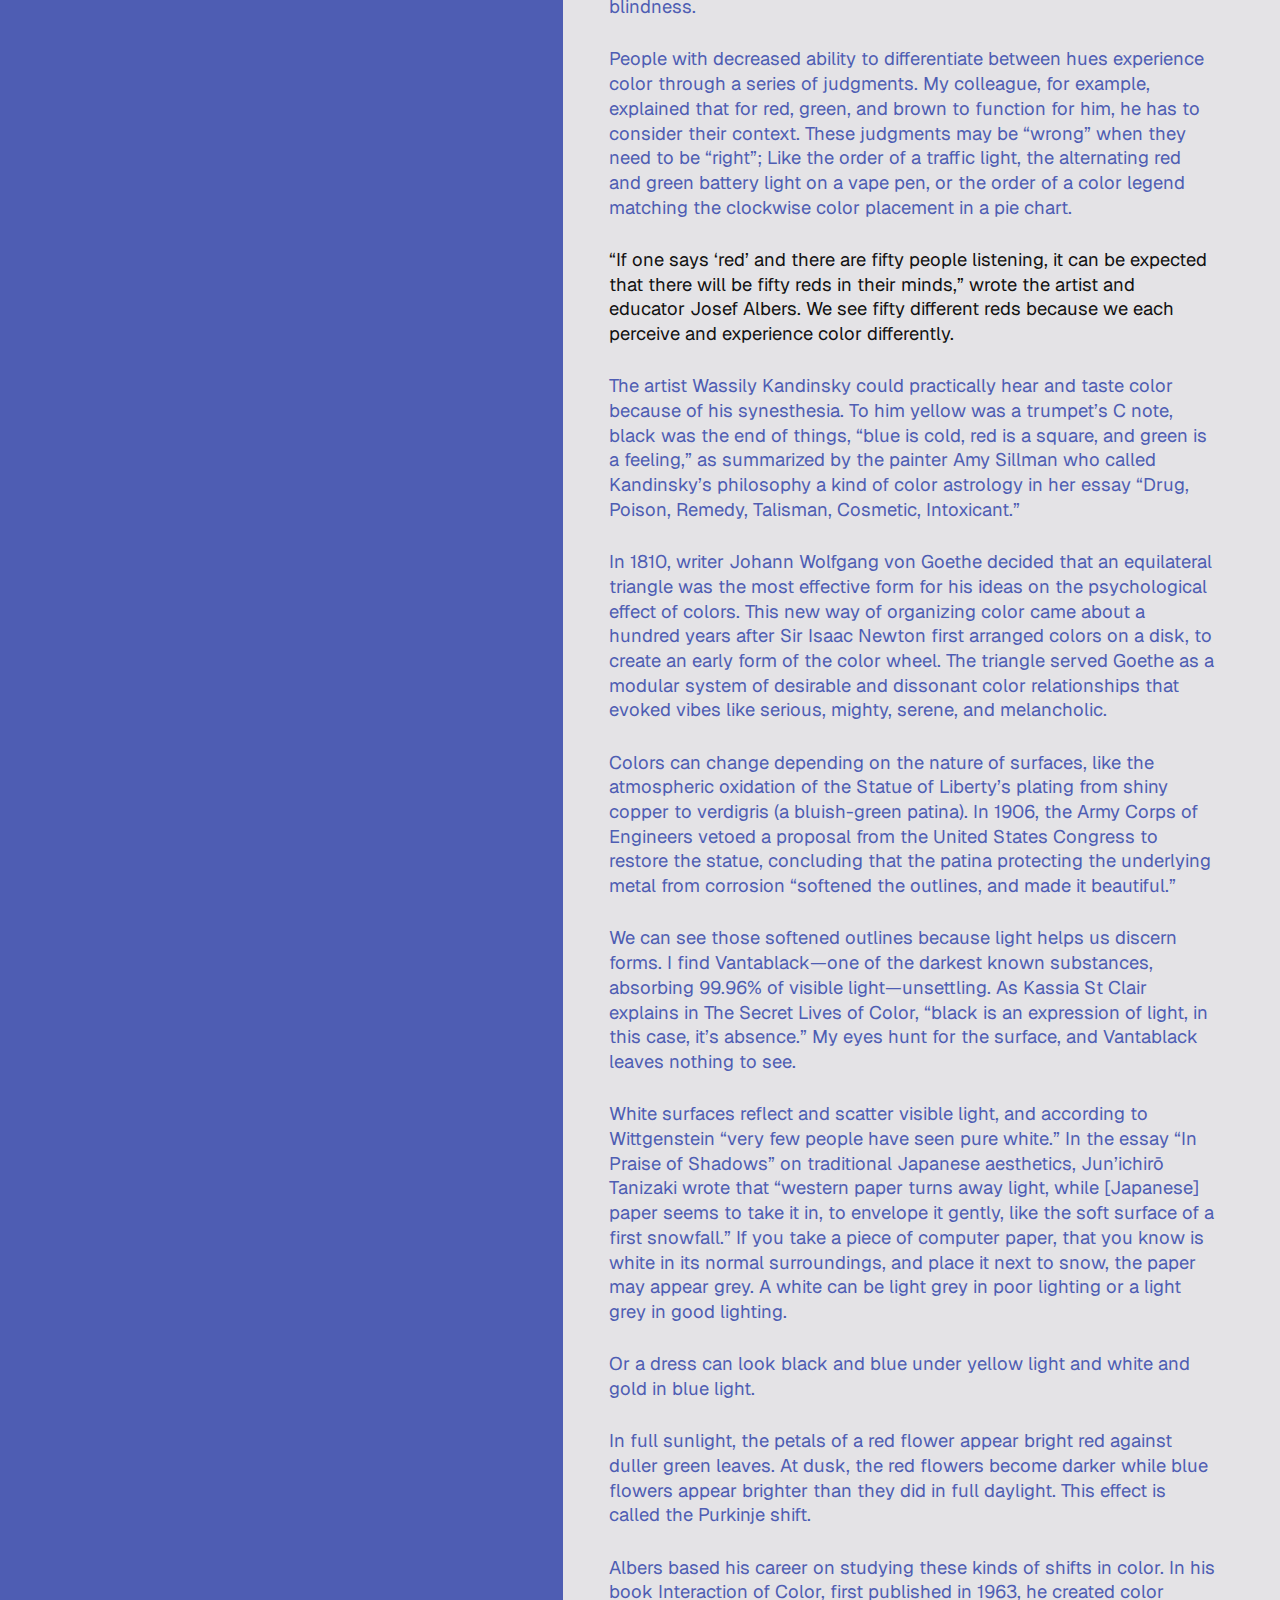
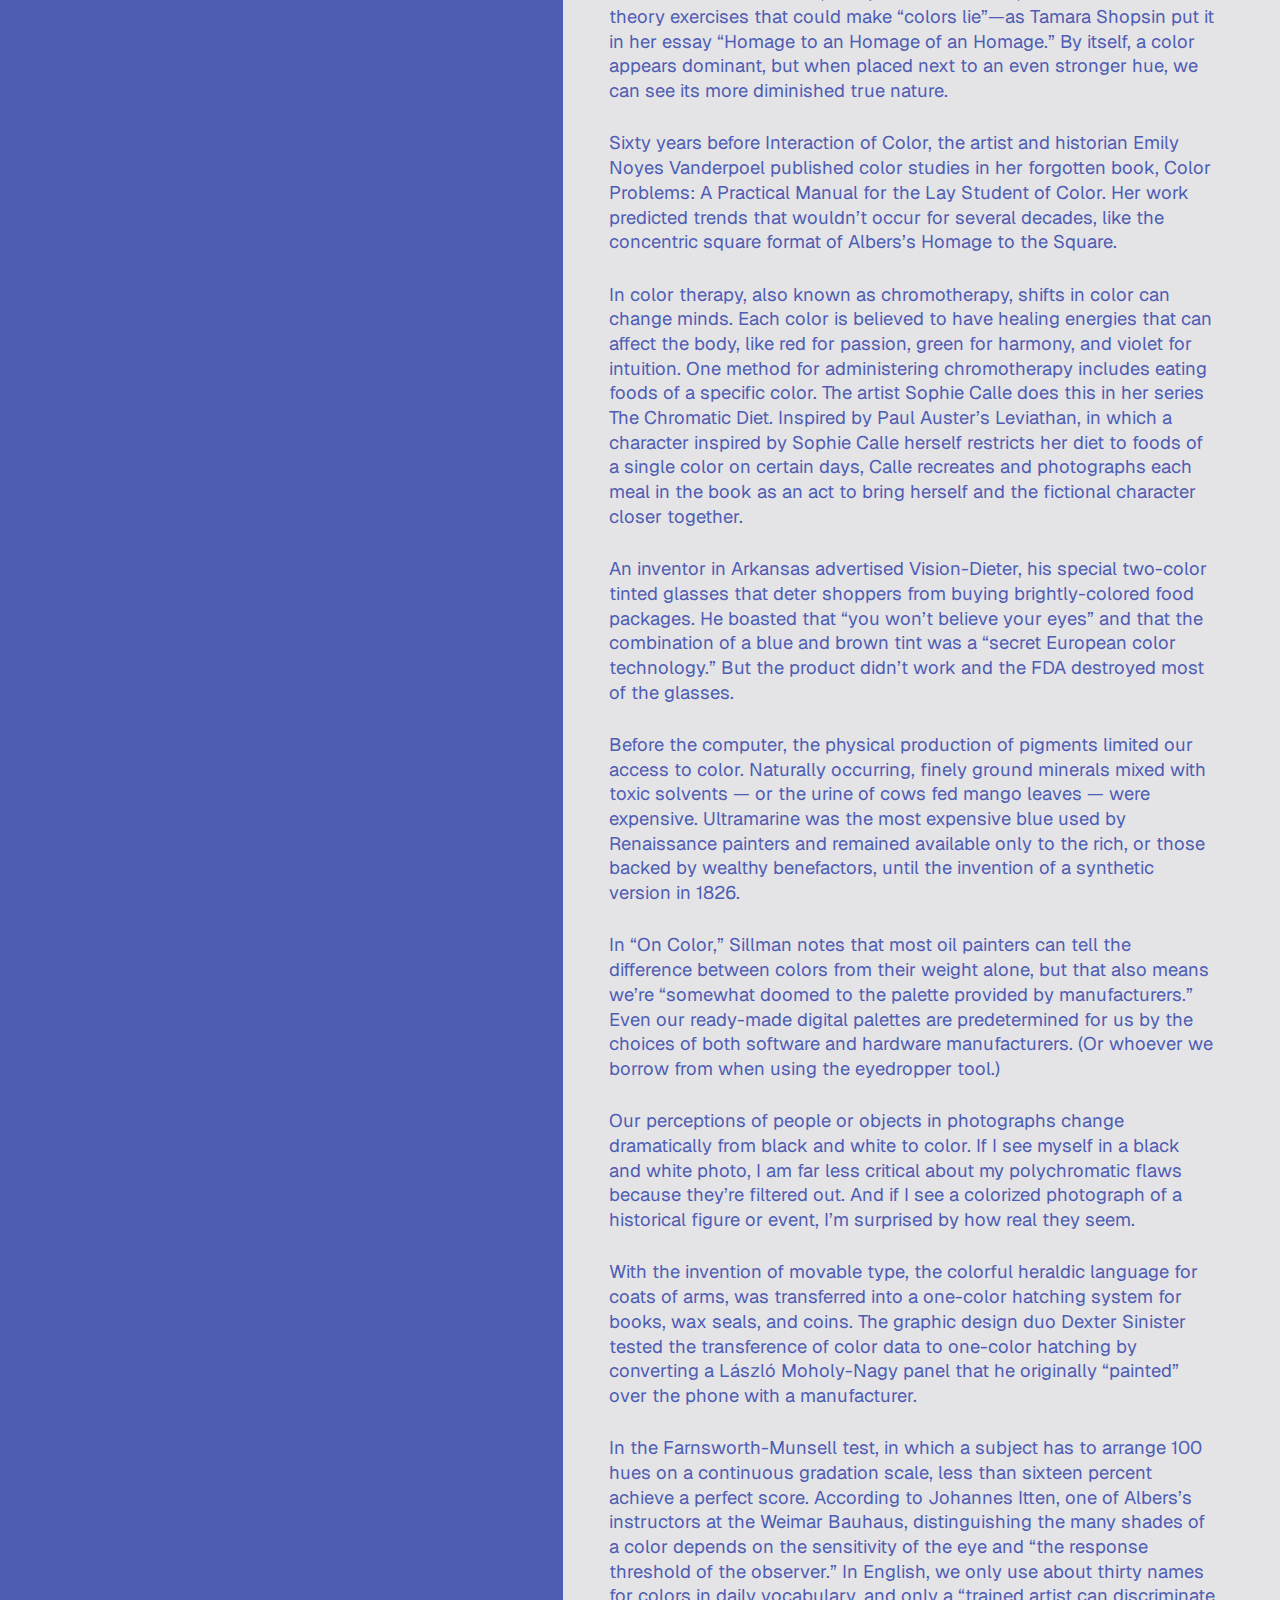
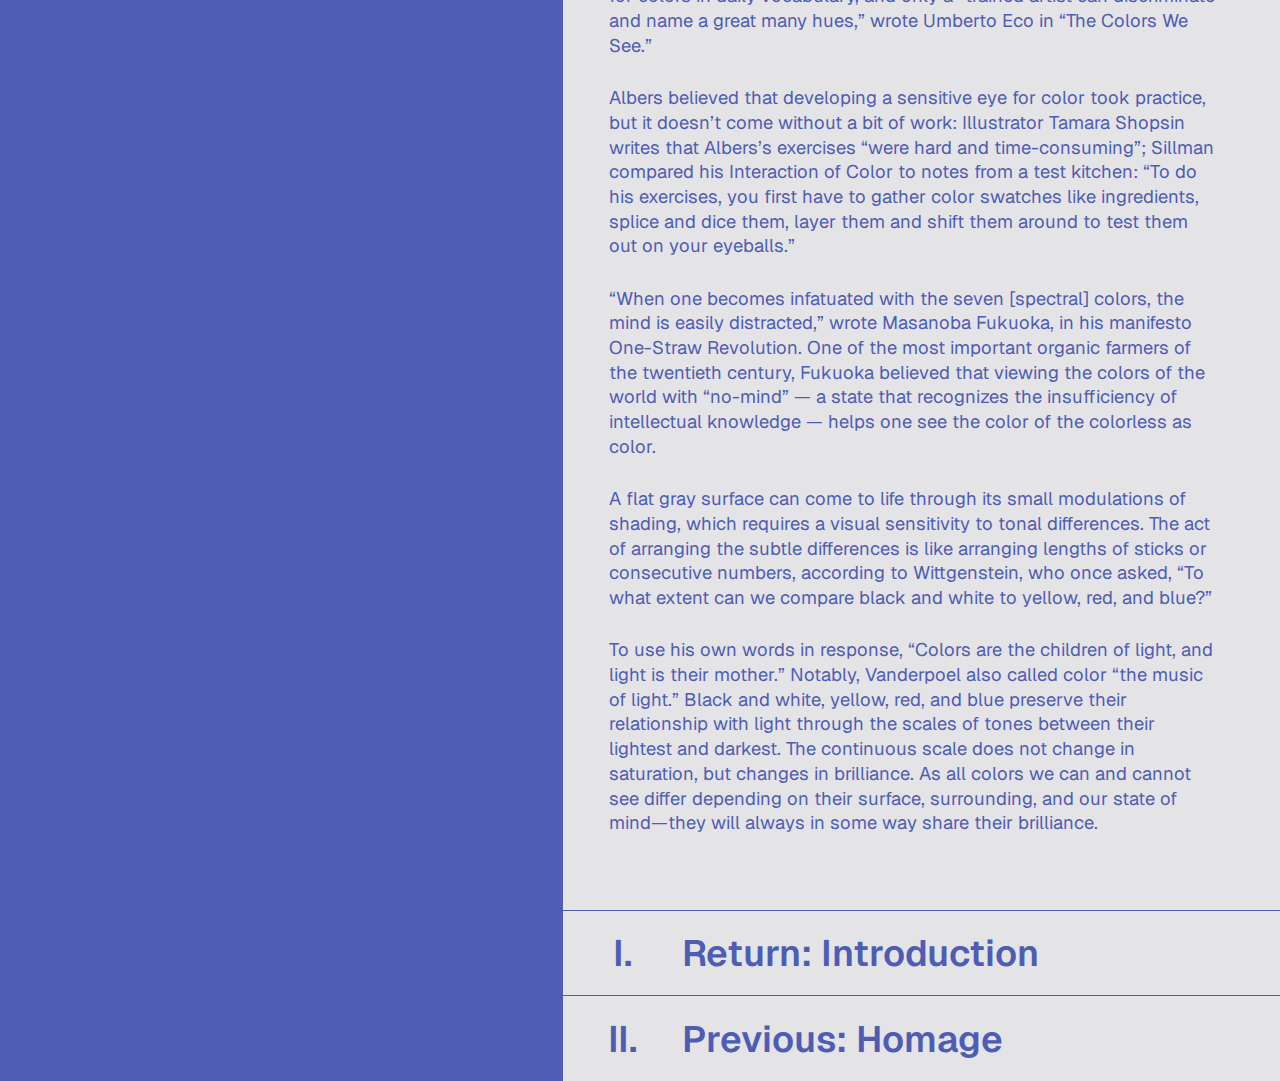
<file: everyday-color-theory/index.html>
<!doctype html>
<html lang="en">
	<head>
		<meta charset="UTF-8">
		<title>Project 3: Binding</title>
		<meta name="viewport" content="width=device-width, initial-scale=1">
		<!-- using CSS layers -->
		<style>
			@import '../reset.css' layer(reset);
			@import '../common.css' layer(common);
			@import 'style.css' layer(page);
		</style>
	</head>
	<body>
		<!-- section 1, cover -->
		<figure>
			<div class="cover">
				<img src="../assets/albers-square.jpg" alt="Abstract painting of nested squares in contrasting red tones.">
				<figcaption>Josef Albers, Homage to the Square.</figcaption>
			</div>
		</figure>
		<!-- section 2, title -->
		<header>
			<h1>
				<!-- using &shy; to hyphenate word, from mdn: https://developer.mozilla.org/en-US/docs/Web/CSS/Reference/Properties/hyphens -->
				<span>Everyday</span>
				<span>Color</span>
				<span>Theory</span>
			</h1>
		</header>
		<!-- section 3, navigation -->
		<nav class="top-nav">
			<ol>
				<li>
					<a href="../">
						<p class="index">I.</p>
						<p class="title">Introduction</p>
						<svg viewBox="0 0 12 12" xmlns="http://www.w3.org/2000/svg">
							<line x1="0" y1="12" x2="12" y2="0" stroke="currentColor"/>
						</svg>
					</a>
				</li>
				<li>
					<a href="../interaction-of-color">
						<p class="index">II.</p>
						<p class="title">Interaction</p>
						<svg viewBox="0 0 12 12" xmlns="http://www.w3.org/2000/svg">
							<line x1="0" y1="12" x2="12" y2="0" stroke="currentColor"/>
						</svg>
					</a>
				</li>
				<li>
					<a href="../homage-to-an-homage-of-an-homage">
						<p class="index">III.</p>
						<!-- maybe use breakpoints here for longer titles? idk -->
						<p class="title">Homage</p>
						<svg viewBox="0 0 12 12" xmlns="http://www.w3.org/2000/svg">
							<line x1="0" y1="12" x2="12" y2="0" stroke="currentColor"/>
						</svg>
					</a>
				</li>
				<li>
					<a href="#everyday-color-theory" id="active-link">
						<p class="index">IV.</p>
						<p class="title">Theory</p>
						<svg viewBox="0 0 12 12" xmlns="http://www.w3.org/2000/svg">
							<line x1="0" y1="12" x2="12" y2="0" stroke="currentColor"/>
						</svg>
					</a>
				</li>
			</ol>
		</nav>
		<!-- section 4, main content -->
		<main>
			<article id="everyday-color-theory">
				<p>
					The color you see is only the color you think you see. Your interpretation of light landing on a surface depends on your frame of reference and your frame of mind—both can be altered at the speed of light.
				</p>
				<p>
					When I’m overwhelmed in a crowd I distract myself by looking for as many red-colored objects as I can. Red is not typically a calming color, especially if you’re staring at miles of brake lights in traffic, but it’s really easy for me to see. Red becomes the most dominant thing on my mind.
				</p>

				<section>
					<p>
						“Someone who speaks of the character of a colour is always thinking of just one particular way it is used.” — Ludwig Wittgenstein.
					</p>
				</section>

				<p>
					Humans have used red since the neolithic era, as seen in the prehistoric cave drawings; When developing languages, red is typically the color named first after black and white. It’s now used so frequently in advertising—because it attracts the most attention—that people have learned to ignore it. The ad industry has successfully made a highly visible color…invisible.
				</p>
				<p>
					In grade school, I learned that yellow was the most soothing to color with when I brought the expensive markers I wasn’t allowed to use at home to school. I colored in a picture of Paddington wearing a raincoat well enough for my teacher to hang it on the wall for parent-teacher day. The comfort I experienced from quietly meeting the black lines with a high-contrast yellow, disappeared as I waited for my mother to find me out.
				</p>
				<p>
					In her piece commemorating a decade of internet colors, designer Laurel Schwulst reflects that “yellow tries to show you the way” in Google Maps. Artist Ian Whittlesea describes yellow as the easiest to mentally conjure in his seven breathing exercises to become invisible—inspired by the literature of Rosicrucianism, theosophy, and esoteric yoga. According to Whittlesea, Indigo is the most difficult color to generate and green can be the most difficult to keep stable.
				</p>
				<p>
					Colors can be hard to see. To the chemist John Dalton, red, orange, yellow, and green all appeared the same. The rest of the color spectrum appeared as gradients of blue and purple. Dalton went on to write the first scientific paper on the subject of color blindness, “Extraordinary facts relating to the vision of colours” in 1798.
				</p>
				<p>
					Ludwig Wittgenstein — the Austrian philosopher who popularized the rabbit-duck illusion as a means of describing two different ways of seeing — wrote in Remarks on Colour, that “not every deviation from the norm must be a blindness.” He pointed out that the “normal” sighted and the color-blind do not have the same concept of color-blindness.
				</p>
				<p>
					People with decreased ability to differentiate between hues experience color through a series of judgments. My colleague, for example, explained that for red, green, and brown to function for him, he has to consider their context. These judgments may be “wrong” when they need to be “right”; Like the order of a traffic light, the alternating red and green battery light on a vape pen, or the order of a color legend matching the clockwise color placement in a pie chart.
				</p>

				<section>
					<p>
						“If one says ‘red’ and there are fifty people listening, it can be expected that there will be fifty reds in their minds,” wrote the artist and educator Josef Albers. We see fifty different reds because we each perceive and experience color differently.
					</p>
				</section>

				<p>
					The artist Wassily Kandinsky could practically hear and taste color because of his synesthesia. To him yellow was a trumpet’s C note, black was the end of things, “blue is cold, red is a square, and green is a feeling,” as summarized by the painter Amy Sillman who called Kandinsky’s philosophy a kind of color astrology in her essay “Drug, Poison, Remedy, Talisman, Cosmetic, Intoxicant.”
				</p>
				<p>
					In 1810, writer Johann Wolfgang von Goethe decided that an equilateral triangle was the most effective form for his ideas on the psychological effect of colors. This new way of organizing color came about a hundred years after Sir Isaac Newton first arranged colors on a disk, to create an early form of the color wheel. The triangle served Goethe as a modular system of desirable and dissonant color relationships that evoked vibes like serious, mighty, serene, and melancholic.
				</p>
				<p>
					Colors can change depending on the nature of surfaces, like the atmospheric oxidation of the Statue of Liberty’s plating from shiny copper to verdigris (a bluish-green patina). In 1906, the Army Corps of Engineers vetoed a proposal from the United States Congress to restore the statue, concluding that the patina protecting the underlying metal from corrosion “softened the outlines, and made it beautiful.”
				</p>
				<p>
					We can see those softened outlines because light helps us discern forms. I find Vantablack—one of the darkest known substances, absorbing 99.96% of visible light—unsettling. As Kassia St Clair explains in The Secret Lives of Color, “black is an expression of light, in this case, it’s absence.” My eyes hunt for the surface, and Vantablack leaves nothing to see.
				</p>
				<p>
					White surfaces reflect and scatter visible light, and according to Wittgenstein “very few people have seen pure white.” In the essay “In Praise of Shadows” on traditional Japanese aesthetics, Jun’ichirō Tanizaki wrote that “western paper turns away light, while [Japanese] paper seems to take it in, to envelope it gently, like the soft surface of a first snowfall.” If you take a piece of computer paper, that you know is white in its normal surroundings, and place it next to snow, the paper may appear grey. A white can be light grey in poor lighting or a light grey in good lighting.
				</p>
				<p>
					Or a dress can look black and blue under yellow light and white and gold in blue light.
				</p>
				<p>
					In full sunlight, the petals of a red flower appear bright red against duller green leaves. At dusk, the red flowers become darker while blue flowers appear brighter than they did in full daylight. This effect is called the Purkinje shift.
				</p>
				<p>
					Albers based his career on studying these kinds of shifts in color. In his book Interaction of Color, first published in 1963, he created color theory exercises that could make “colors lie”—as Tamara Shopsin put it in her essay “Homage to an Homage of an Homage.” By itself, a color appears dominant, but when placed next to an even stronger hue, we can see its more diminished true nature.
				</p>
				<p>
					Sixty years before Interaction of Color, the artist and historian Emily Noyes Vanderpoel published color studies in her forgotten book, Color Problems: A Practical Manual for the Lay Student of Color. Her work predicted trends that wouldn’t occur for several decades, like the concentric square format of Albers’s Homage to the Square.
				</p>
				<p>
					In color therapy, also known as chromotherapy, shifts in color can change minds. Each color is believed to have healing energies that can affect the body, like red for passion, green for harmony, and violet for intuition. One method for administering chromotherapy includes eating foods of a specific color. The artist Sophie Calle does this in her series The Chromatic Diet. Inspired by Paul Auster’s Leviathan, in which a character inspired by Sophie Calle herself restricts her diet to foods of a single color on certain days, Calle recreates and photographs each meal in the book as an act to bring herself and the fictional character closer together.
				</p>
				<p>
					An inventor in Arkansas advertised Vision-Dieter, his special two-color tinted glasses that deter shoppers from buying brightly-colored food packages. He boasted that “you won’t believe your eyes” and that the combination of a blue and brown tint was a “secret European color technology.” But the product didn’t work and the FDA destroyed most of the glasses.
				</p>
				<p>
					Before the computer, the physical production of pigments limited our access to color. Naturally occurring, finely ground minerals mixed with toxic solvents — or the urine of cows fed mango leaves — were expensive. Ultramarine was the most expensive blue used by Renaissance painters and remained available only to the rich, or those backed by wealthy benefactors, until the invention of a synthetic version in 1826.
				</p>
				<p>
					In “On Color,” Sillman notes that most oil painters can tell the difference between colors from their weight alone, but that also means we’re “somewhat doomed to the palette provided by manufacturers.” Even our ready-made digital palettes are predetermined for us by the choices of both software and hardware manufacturers. (Or whoever we borrow from when using the eyedropper tool.)
				</p>
				<p>
					Our perceptions of people or objects in photographs change dramatically from black and white to color. If I see myself in a black and white photo, I am far less critical about my polychromatic flaws because they’re filtered out. And if I see a colorized photograph of a historical figure or event, I’m surprised by how real they seem.
				</p>
				<p>
					With the invention of movable type, the colorful heraldic language for coats of arms, was transferred into a one-color hatching system for books, wax seals, and coins. The graphic design duo Dexter Sinister tested the transference of color data to one-color hatching by converting a László Moholy-Nagy panel that he originally “painted” over the phone with a manufacturer.
				</p>
				<p>
					In the Farnsworth-Munsell test, in which a subject has to arrange 100 hues on a continuous gradation scale, less than sixteen percent achieve a perfect score. According to Johannes Itten, one of Albers’s instructors at the Weimar Bauhaus, distinguishing the many shades of a color depends on the sensitivity of the eye and “the response threshold of the observer.” In English, we only use about thirty names for colors in daily vocabulary, and only a “trained artist can discriminate and name a great many hues,” wrote Umberto Eco in “The Colors We See.”
				</p>
				<p>
					Albers believed that developing a sensitive eye for color took practice, but it doesn’t come without a bit of work: Illustrator Tamara Shopsin writes that Albers’s exercises “were hard and time-consuming”; Sillman compared his Interaction of Color to notes from a test kitchen: “To do his exercises, you first have to gather color swatches like ingredients, splice and dice them, layer them and shift them around to test them out on your eyeballs.”
				</p>
				<p>
					“When one becomes infatuated with the seven [spectral] colors, the mind is easily distracted,” wrote Masanoba Fukuoka, in his manifesto One-Straw Revolution. One of the most important organic farmers of the twentieth century, Fukuoka believed that viewing the colors of the world with “no-mind” — a state that recognizes the insufficiency of intellectual knowledge — helps one see the color of the colorless as color.
				</p>
				<p>
					A flat gray surface can come to life through its small modulations of shading, which requires a visual sensitivity to tonal differences. The act of arranging the subtle differences is like arranging lengths of sticks or consecutive numbers, according to Wittgenstein, who once asked, “To what extent can we compare black and white to yellow, red, and blue?”
				</p>
				<p>
					To use his own words in response, “Colors are the children of light, and light is their mother.” Notably, Vanderpoel also called color “the music of light.” Black and white, yellow, red, and blue preserve their relationship with light through the scales of tones between their lightest and darkest. The continuous scale does not change in saturation, but changes in brilliance. As all colors we can and cannot see differ depending on their surface, surrounding, and our state of mind—they will always in some way share their brilliance.
				</p>
			</article>
		</main>
		<nav class="bottom-nav">
			<ol>
				<li>
					<a href="../">
						<p class="index">I.</p>
						<p class="title">Return: Introduction</p>
						<svg viewBox="0 0 12 12" xmlns="http://www.w3.org/2000/svg">
							<line x1="0" y1="12" x2="12" y2="0" stroke="currentColor"/>
						</svg>
					</a>
				</li>
				<li>
					<a href="../homage-to-an-homage-of-an-homage">
						<p class="index">II.</p>
						<p class="title">Previous: Homage</p>
						<svg viewBox="0 0 12 12" xmlns="http://www.w3.org/2000/svg">
							<line x1="0" y1="12" x2="12" y2="0" stroke="currentColor"/>
						</svg>
					</a>
				</li>
			</ol>
		</nav>
	</body>
</html>
</file>
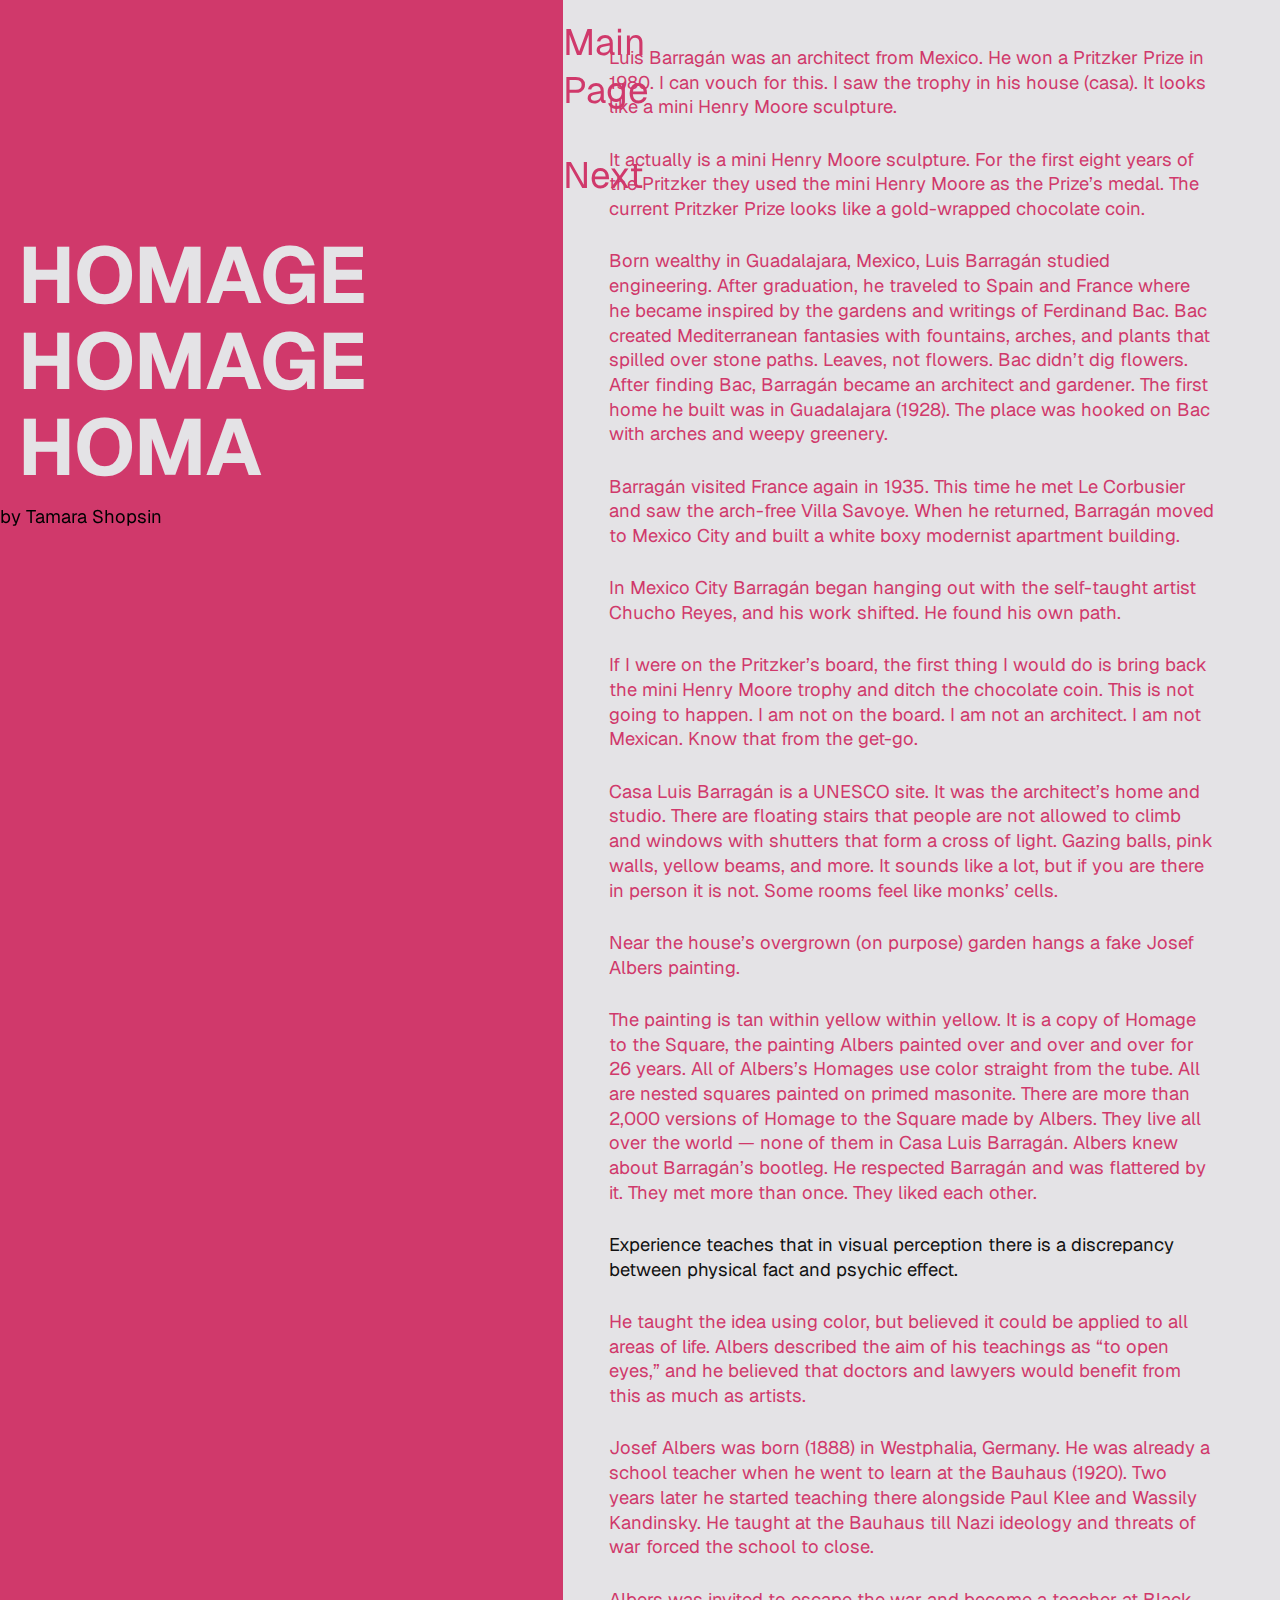
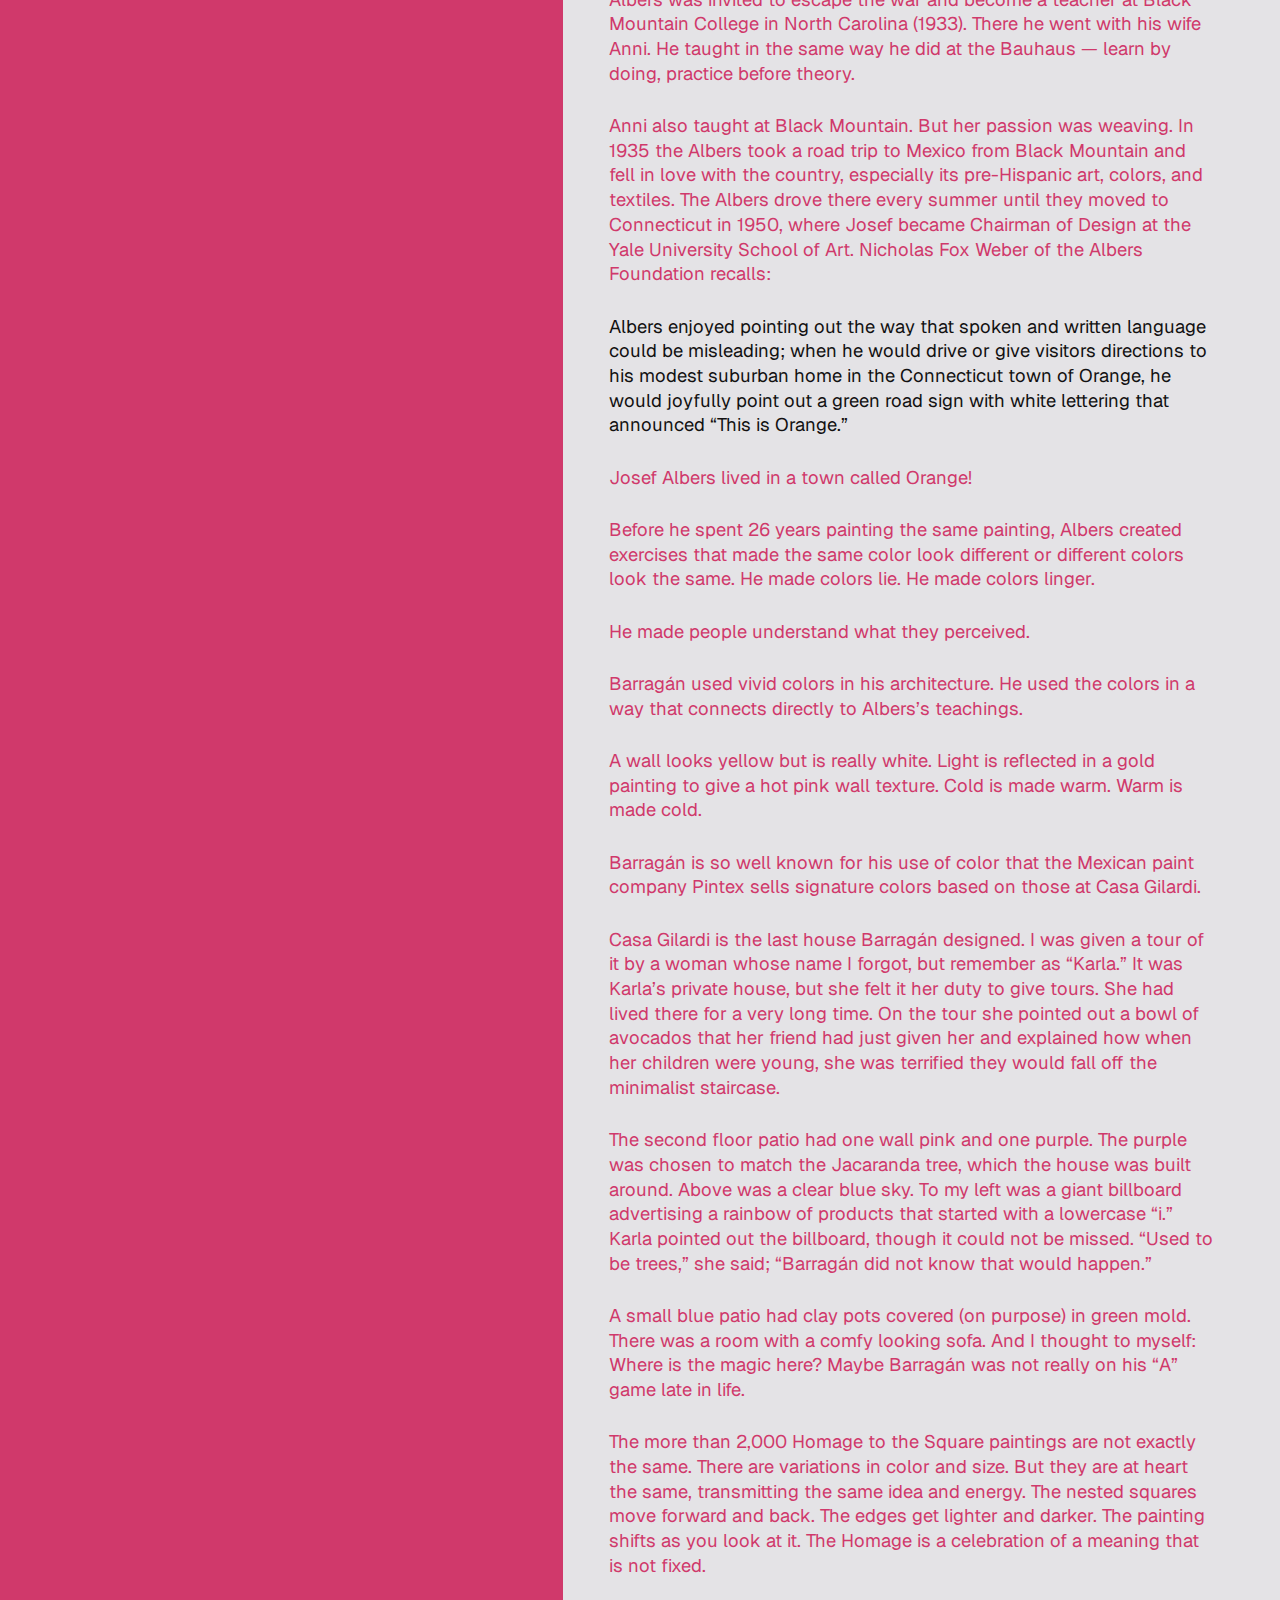
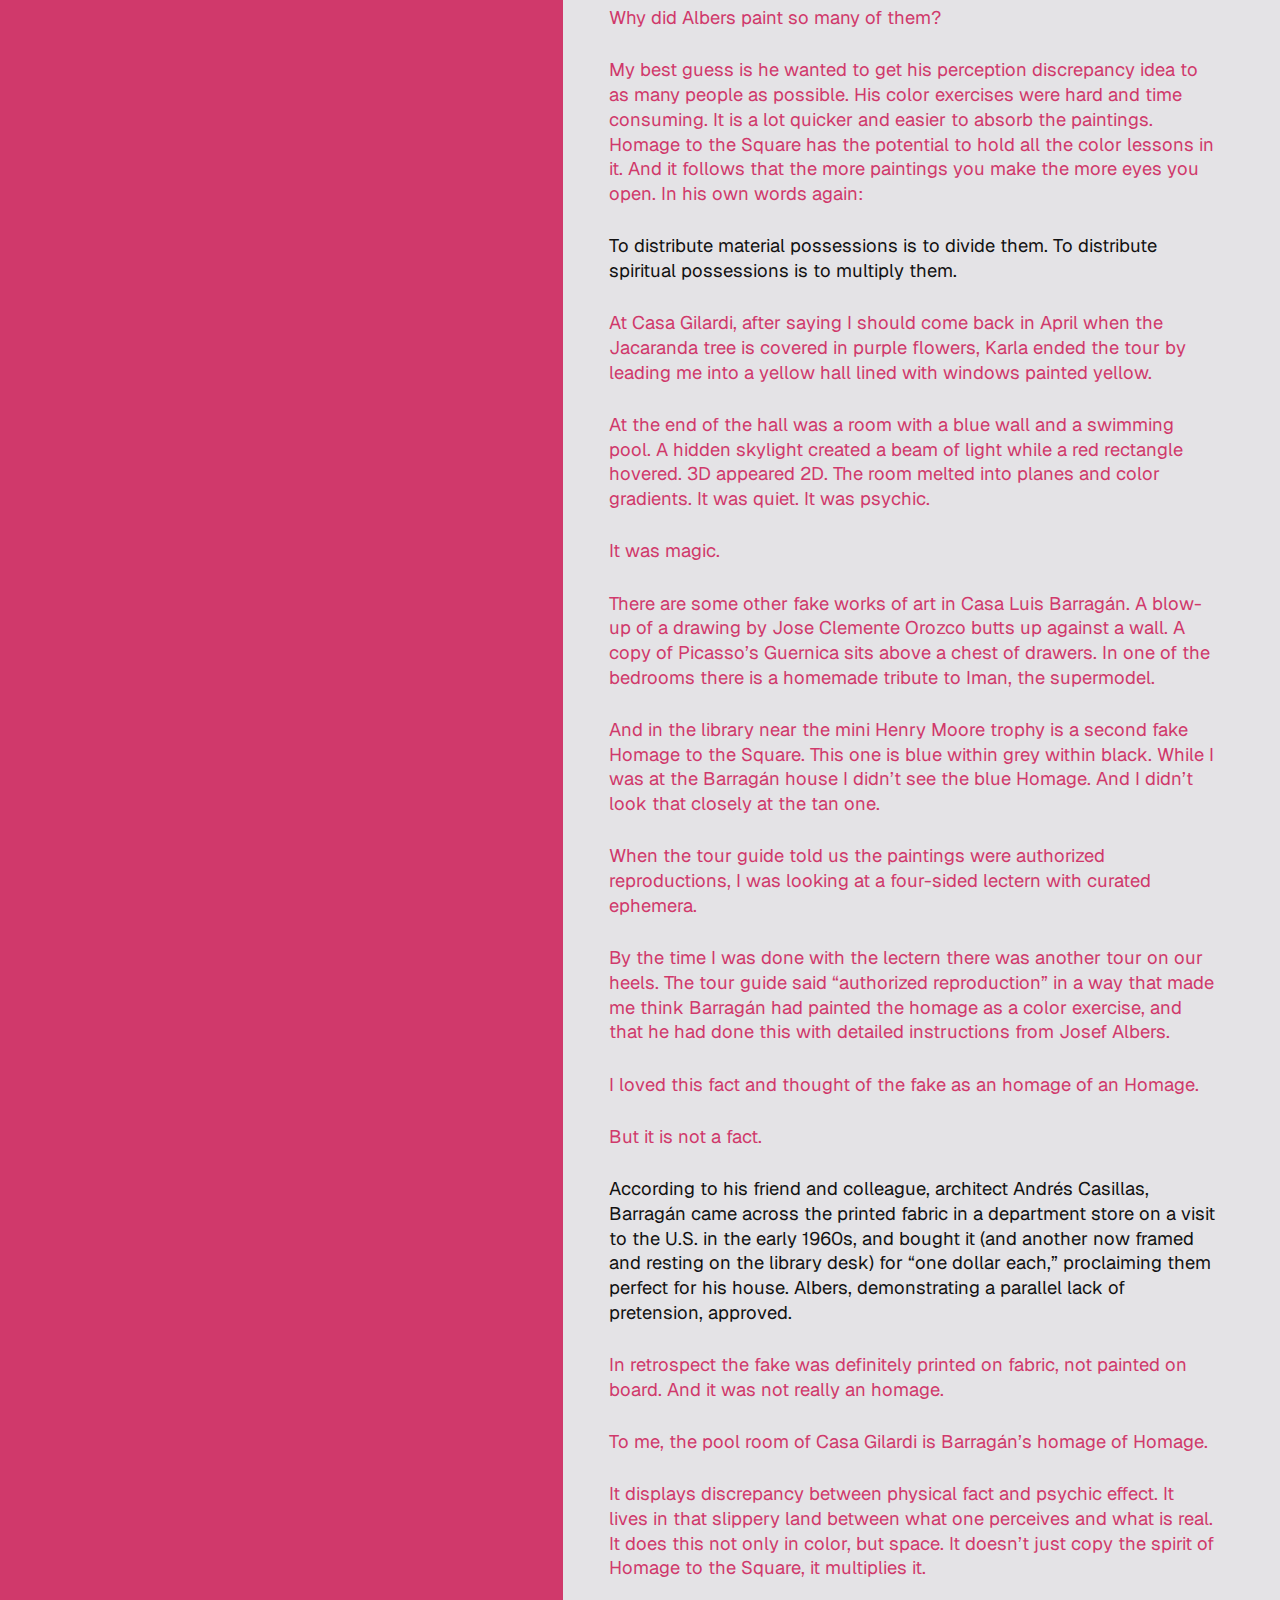
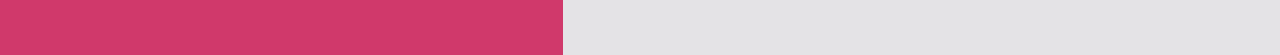
<file: homage-to-an-homage-of-an-homage/index.html>
<!doctype html>
<html lang="en">
	<head>
		<title>Homage to an Homage of an Homage</title>
		<meta name="viewport" content="width=device-width, initial-scale=1">
		<style>
			@import '../reset.css' layer(reset);
			@import '../common.css' layer(common);
			@import 'style.css' layer(page);
		</style>
	</head>
	<body>
		<header>
			<nav>
				<a href="../">Main Page</a>
				<a href="../everyday-color-theory/">Next</a>
			</nav>
			<h1>
				<span>Homage</span>
				<span>Homage</span>
				<span>Homa</span>
			</h1>
			<span>
				<p>by Tamara Shopsin</p>
			</span>
		</header>
		<main>
			<article>
				<p>
					Luis Barragán was an architect from Mexico. He won a Pritzker Prize in 1980. I can vouch for this. I saw the trophy in his house (casa). It looks like a mini Henry Moore sculpture.
				</p>
				<p>
					It actually is a mini Henry Moore sculpture. For the first eight years of the Pritzker they used the mini Henry Moore as the Prize’s medal. The current Pritzker Prize looks like a gold-wrapped chocolate coin.
				</p>
				<p>
					Born wealthy in Guadalajara, Mexico, Luis Barragán studied engineering. After graduation, he traveled to Spain and France where he became inspired by the gardens and writings of Ferdinand Bac. Bac created Mediterranean fantasies with fountains, arches, and plants that spilled over stone paths. Leaves, not flowers. Bac didn’t dig flowers. After finding Bac, Barragán became an architect and gardener. The first home he built was in Guadalajara (1928). The place was hooked on Bac with arches and weepy greenery.
				</p>
				<p>
					Barragán visited France again in 1935. This time he met Le Corbusier and saw the arch-free Villa Savoye. When he returned, Barragán moved to Mexico City and built a white boxy modernist apartment building.
				</p>
				<p>
					In Mexico City Barragán began hanging out with the self-taught artist Chucho Reyes, and his work shifted. He found his own path.
				</p>
				<p>
					If I were on the Pritzker’s board, the first thing I would do is bring back the mini Henry Moore trophy and ditch the chocolate coin. This is not going to happen. I am not on the board. I am not an architect. I am not Mexican. Know that from the get-go.
				</p>
				<p>
					Casa Luis Barragán is a UNESCO site. It was the architect’s home and studio. There are floating stairs that people are not allowed to climb and windows with shutters that form a cross of light. Gazing balls, pink walls, yellow beams, and more. It sounds like a lot, but if you are there in person it is not. Some rooms feel like monks’ cells.
				</p>
				<p>
					Near the house’s overgrown (on purpose) garden hangs a fake Josef Albers painting.
				</p>
				<p>
					The painting is tan within yellow within yellow. It is a copy of Homage to the Square, the painting Albers painted over and over and over for 26 years. All of Albers’s Homages use color straight from the tube. All are nested squares painted on primed masonite. There are more than 2,000 versions of Homage to the Square made by Albers. They live all over the world — none of them in Casa Luis Barragán. Albers knew about Barragán’s bootleg. He respected Barragán and was flattered by it. They met more than once. They liked each other.
				</p>

				<section>
					<p>
						Experience teaches that in visual perception there is a discrepancy between physical fact and psychic effect.
					</p>
				</section>

				<p>
					He taught the idea using color, but believed it could be applied to all areas of life. Albers described the aim of his teachings as “to open eyes,” and he believed that doctors and lawyers would benefit from this as much as artists.
				</p>
				<p>
					Josef Albers was born (1888) in Westphalia, Germany. He was already a school teacher when he went to learn at the Bauhaus (1920). Two years later he started teaching there alongside Paul Klee and Wassily Kandinsky. He taught at the Bauhaus till Nazi ideology and threats of war forced the school to close.
				</p>
				<p>
					Albers was invited to escape the war and become a teacher at Black Mountain College in North Carolina (1933). There he went with his wife Anni. He taught in the same way he did at the Bauhaus — learn by doing, practice before theory.
				</p>
				<p>
					Anni also taught at Black Mountain. But her passion was weaving. In 1935 the Albers took a road trip to Mexico from Black Mountain and fell in love with the country, especially its pre-Hispanic art, colors, and textiles. The Albers drove there every summer until they moved to Connecticut in 1950, where Josef became Chairman of Design at the Yale University School of Art. Nicholas Fox Weber of the Albers Foundation recalls:
				</p>

				<section>
					<p>
						Albers enjoyed pointing out the way that spoken and written language could be misleading; when he would drive or give visitors directions to his modest suburban home in the Connecticut town of Orange, he would joyfully point out a green road sign with white lettering that announced “This is Orange.”
					</p>
				</section>

				<p>
					Josef Albers lived in a town called Orange!
				</p>
				<p>
					Before he spent 26 years painting the same painting, Albers created exercises that made the same color look different or different colors look the same. He made colors lie. He made colors linger.
				</p>
				<p>
					He made people understand what they perceived.
				</p>
				<p>
					Barragán used vivid colors in his architecture. He used the colors in a way that connects directly to Albers’s teachings.
				</p>
				<p>
					A wall looks yellow but is really white. Light is reflected in a gold painting to give a hot pink wall texture. Cold is made warm. Warm is made cold.
				</p>
				<p>
					Barragán is so well known for his use of color that the Mexican paint company Pintex sells signature colors based on those at Casa Gilardi.
				</p>
				<p>
					Casa Gilardi is the last house Barragán designed. I was given a tour of it by a woman whose name I forgot, but remember as “Karla.” It was Karla’s private house, but she felt it her duty to give tours. She had lived there for a very long time. On the tour she pointed out a bowl of avocados that her friend had just given her and explained how when her children were young, she was terrified they would fall off the minimalist staircase.
				</p>
				<p>
					The second floor patio had one wall pink and one purple. The purple was chosen to match the Jacaranda tree, which the house was built around. Above was a clear blue sky. To my left was a giant billboard advertising a rainbow of products that started with a lowercase “i.” Karla pointed out the billboard, though it could not be missed. “Used to be trees,” she said; “Barragán did not know that would happen.”
				</p>
				<p>
					A small blue patio had clay pots covered (on purpose) in green mold. There was a room with a comfy looking sofa. And I thought to myself: Where is the magic here? Maybe Barragán was not really on his “A” game late in life.
				</p>
				<p>
					The more than 2,000 Homage to the Square paintings are not exactly the same. There are variations in color and size. But they are at heart the same, transmitting the same idea and energy. The nested squares move forward and back. The edges get lighter and darker. The painting shifts as you look at it. The Homage is a celebration of a meaning that is not fixed.
				</p>
				<p>
					Why did Albers paint so many of them?
				</p>
				<p>
					My best guess is he wanted to get his perception discrepancy idea to as many people as possible. His color exercises were hard and time consuming. It is a lot quicker and easier to absorb the paintings. Homage to the Square has the potential to hold all the color lessons in it. And it follows that the more paintings you make the more eyes you open. In his own words again:
				</p>

				<section>
					<p>
						To distribute material possessions is to divide them. To distribute spiritual possessions is to multiply them.
					</p>
				</section>

				<p>
					At Casa Gilardi, after saying I should come back in April when the Jacaranda tree is covered in purple flowers, Karla ended the tour by leading me into a yellow hall lined with windows painted yellow.
				</p>
				<p>
					At the end of the hall was a room with a blue wall and a swimming pool. A hidden skylight created a beam of light while a red rectangle hovered. 3D appeared 2D. The room melted into planes and color gradients. It was quiet. It was psychic.
				</p>
				<p>
					It was magic.
				</p>
				<p>
					There are some other fake works of art in Casa Luis Barragán. A blow-up of a drawing by Jose Clemente Orozco butts up against a wall. A copy of Picasso’s Guernica sits above a chest of drawers. In one of the bedrooms there is a homemade tribute to Iman, the supermodel.
				</p>
				<p>
					And in the library near the mini Henry Moore trophy is a second fake Homage to the Square. This one is blue within grey within black. While I was at the Barragán house I didn’t see the blue Homage. And I didn’t look that closely at the tan one.
				</p>
				<p>
					When the tour guide told us the paintings were authorized reproductions, I was looking at a four-sided lectern with curated ephemera.
				</p>
				<p>
					By the time I was done with the lectern there was another tour on our heels. The tour guide said “authorized reproduction” in a way that made me think Barragán had painted the homage as a color exercise, and that he had done this with detailed instructions from Josef Albers.
				</p>
				<p>
					I loved this fact and thought of the fake as an homage of an Homage.
				</p>
				<p>
					But it is not a fact.
				</p>

				<section>
					<p>
						According to his friend and colleague, architect Andrés Casillas, Barragán came across the printed fabric in a department store on a visit to the U.S. in the early 1960s, and bought it (and another now framed and resting on the library desk) for “one dollar each,” proclaiming them perfect for his house. Albers, demonstrating a parallel lack of pretension, approved.
					</p>
				</section>

				<p>
					In retrospect the fake was definitely printed on fabric, not painted on board. And it was not really an homage.
				</p>
				<p>
					To me, the pool room of Casa Gilardi is Barragán’s homage of Homage.
				</p>
				<p>
					It displays discrepancy between physical fact and psychic effect. It lives in that slippery land between what one perceives and what is real. It does this not only in color, but space. It doesn’t just copy the spirit of Homage to the Square, it multiplies it.
				</p>
			</article>
		</main>
	</body>
</html>
</file>
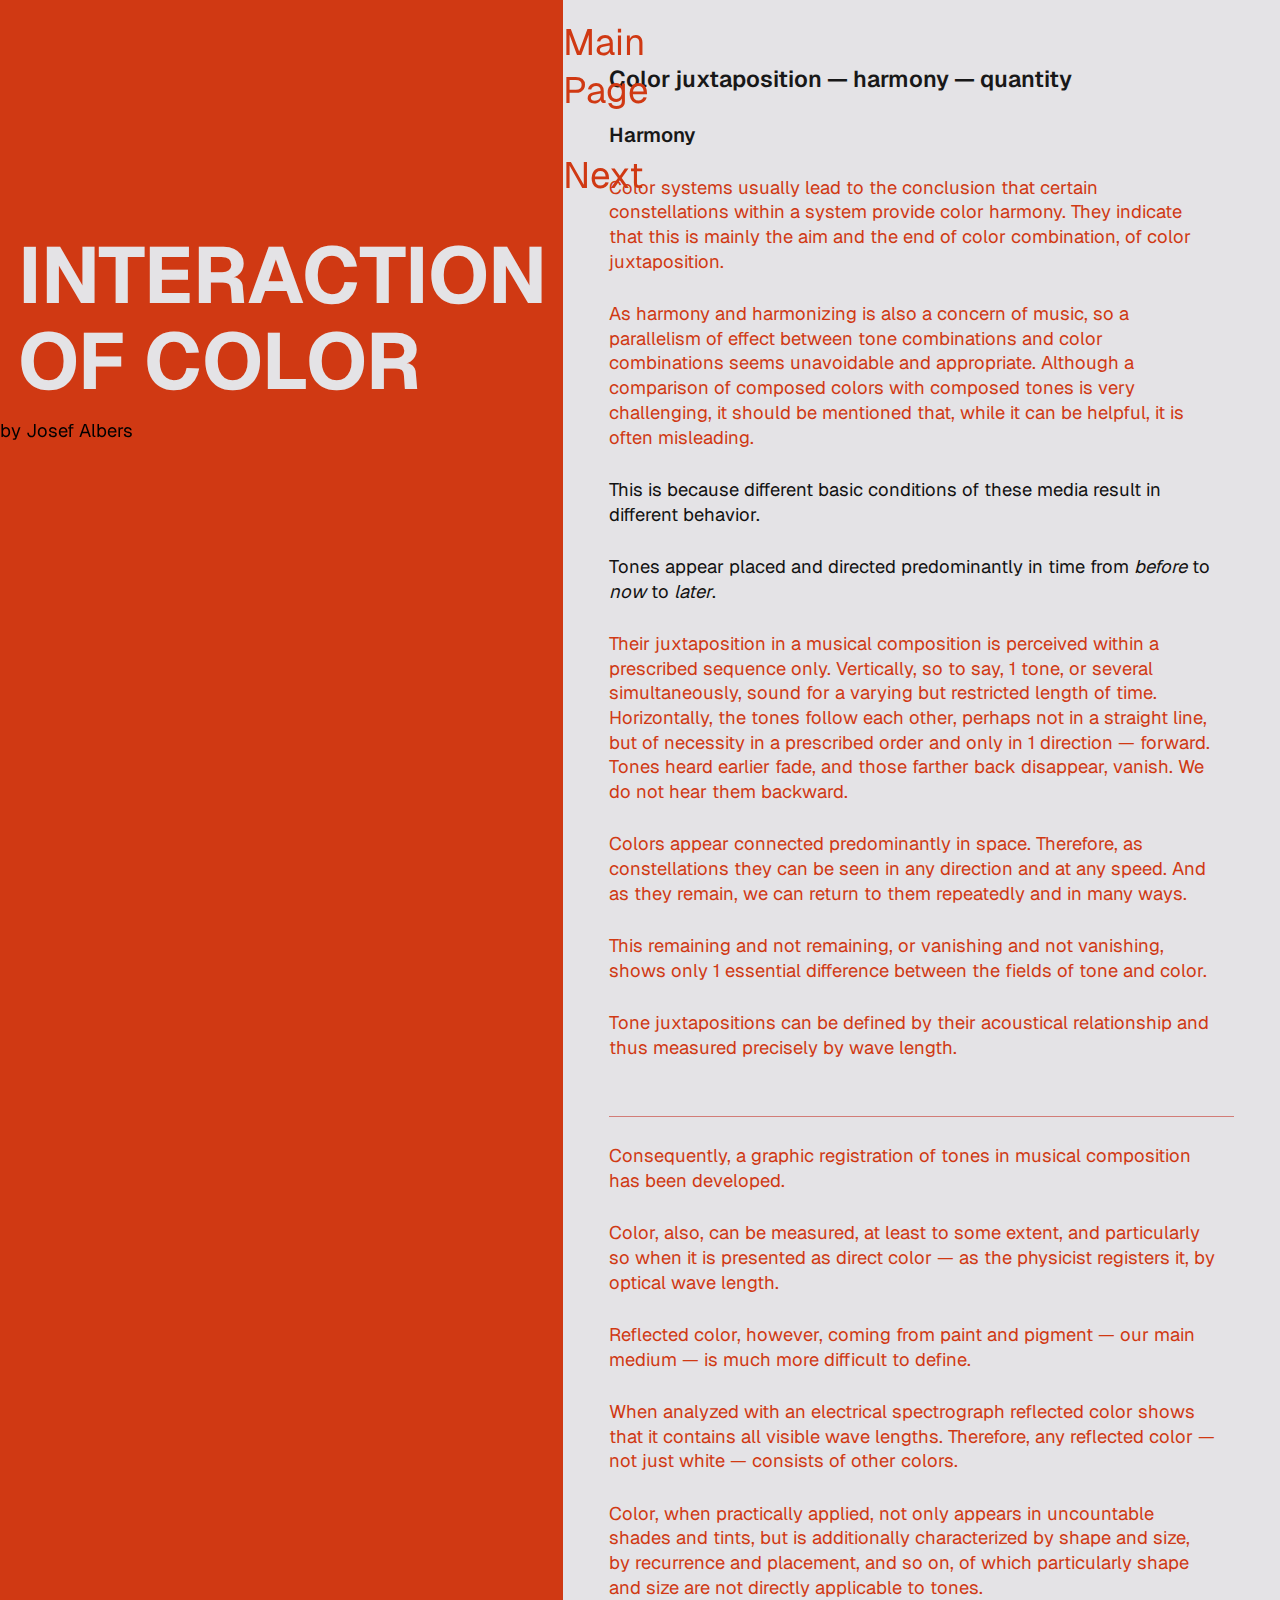
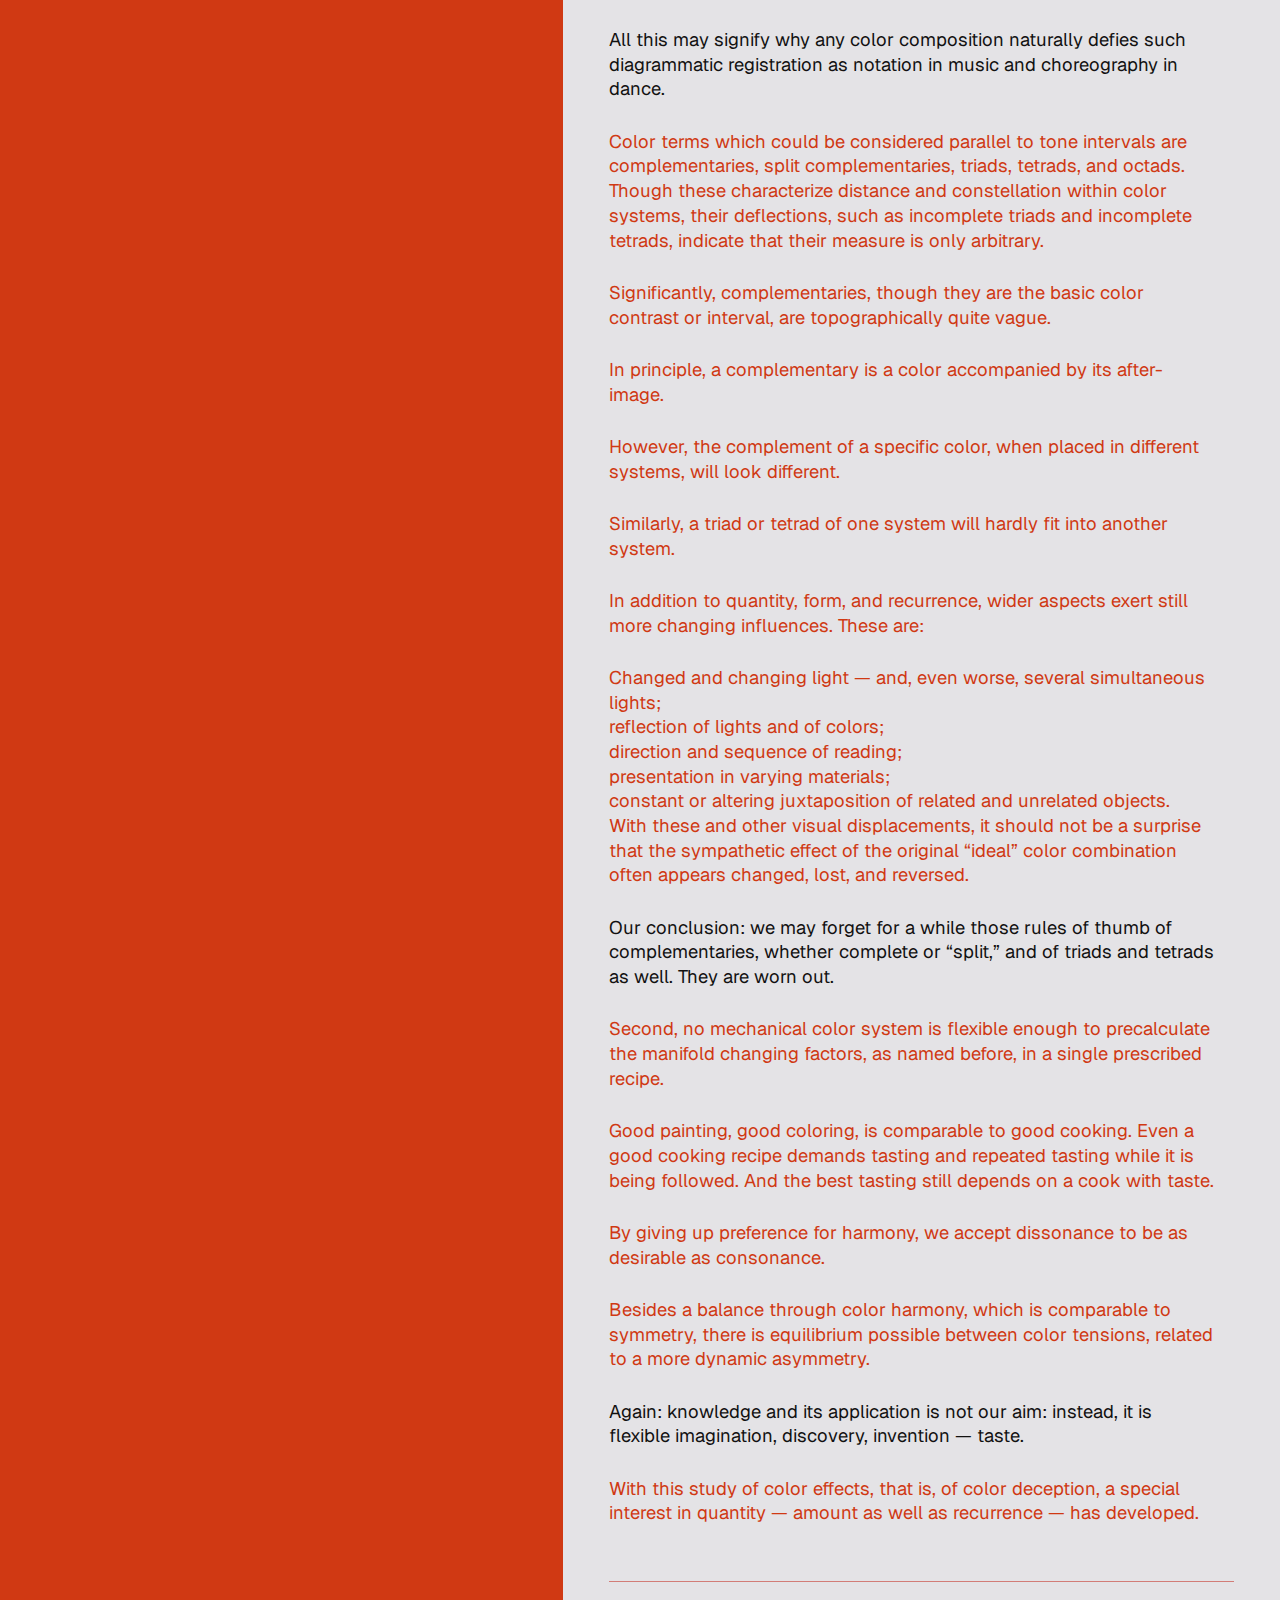
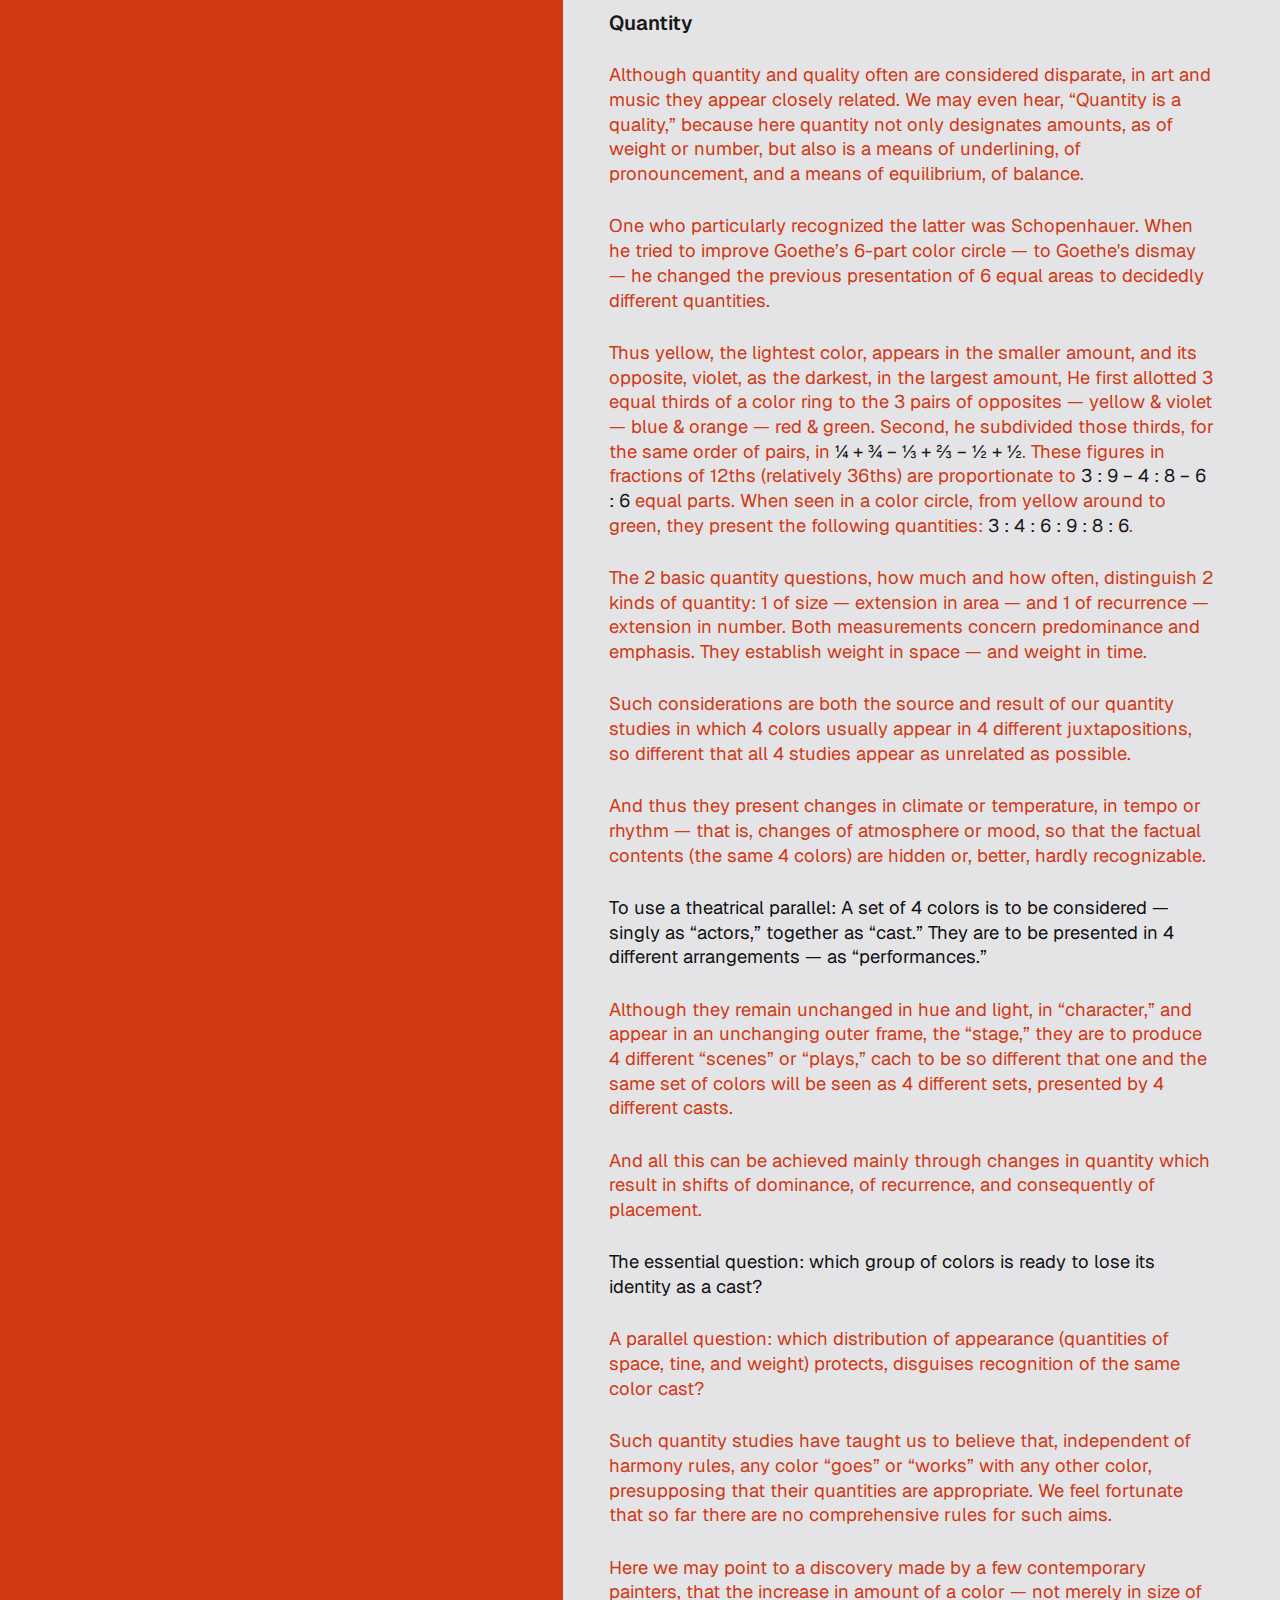
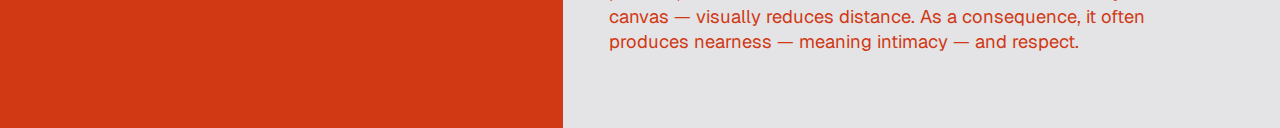
<file: interaction-of-color/index.html>
<!doctype html>
<html lang="en">
	<head>
		<title>Interaction of Color</title>
		<meta name="viewport" content="width=device-width, initial-scale=1">
		<style>
			@import '../reset.css' layer(reset);
			@import '../common.css' layer(common);
			@import 'style.css' layer(page);
		</style>
	</head>
	<body>
		<header>
			<nav>
				<a href="../">Main Page</a>
				<a href="../homage-to-an-homage-of-an-homage/">Next</a>
			</nav>
			<h1>
				<span>Interaction</span>
				<span>of</span>
				<span>Color</span>
			</h1>
			<span>
				<p>by Josef Albers</p>
			</span>
		</header>
		<main>
			<article>
				<h2>Color juxtaposition — harmony — quantity</h2>
				<h3>Harmony</h3>
				<p>
					Color systems usually lead to the conclusion
					that certain constellations within a system provide color harmony.
					They indicate that this is mainly the aim and the end
					of color combination, of color juxtaposition.
				</p>
				<p>
					As harmony and harmonizing is also a concern of music, so
					a parallelism of effect between tone combinations and color combinations
					seems unavoidable and appropriate. Although
					a comparison of composed colors with composed tones is very challenging,
					it should be mentioned that, while it can be helpful,
					it is often misleading.
				</p>
				<section>
					<p>
						This is because different basic conditions of these media result in
						different behavior.
					</p>
					<p>
						Tones appear placed and directed predominantly in time from <em>before</em>
						to <em>now</em> to <em>later</em>.
					</p>
				</section>
				<p>
					Their juxtaposition in a musical composition is perceived
					within a prescribed sequence only. Vertically, so to say,
					1 tone, or several simultaneously,
					sound for a varying but restricted length of time.
					Horizontally, the tones follow each other,
					perhaps not in a straight line, but of necessity in a prescribed order
					and only in 1 direction — forward.
					Tones heard earlier fade, and those farther back disappear, vanish.
					We do not hear them backward.
				</p>
				<p>
					Colors appear connected predominantly in space. Therefore,
					as constellations they can be seen in any direction and
					at any speed. And as they remain, we can return to them repeatedly
					and in many ways.
				</p>
				<p>
					This remaining and not remaining, or vanishing and not vanishing,
					shows only 1 essential difference between the fields of tone
					and color.
				</p>
				<p>
					Tone juxtapositions can be defined by their acoustical relationship
					and thus measured precisely by wave length.
				</p>
				<div class="divider">
				</div>
				<p>
					Consequently, a graphic registration of tones in musical composition
					has been developed.
				</p>
				<p>
					Color, also, can be measured, at least to some extent,
					and particularly so when it is presented as direct color —
					as the physicist registers it, by optical wave length.
				</p>
				<p>
					Reflected color, however, coming from paint and pigment
					— our main medium — is much more difficult to define.
				</p>
				<p>
					When analyzed with an electrical spectrograph
					reflected color shows that it contains all visible wave lengths.
					Therefore, any reflected color — not just white —
					consists of other colors.
				</p>
				<p>
					Color, when practically applied, not only appears in uncountable
					shades and tints, but is additionally characterized
					by shape and size, by recurrence and placement, and so on, of which
					particularly shape and size are not directly applicable
					to tones.
				</p>
				<section>
					<p>
						All this may signify why any color composition naturally defies
						such diagrammatic registration as notation in music
						and choreography in dance.
					</p>
				</section>
				<p>
					Color terms which could be considered parallel to tone intervals
					are complementaries, split complementaries, triads, tetrads, and octads.
					Though these characterize distance and constellation within color systems,
					their deflections, such as incomplete triads and incomplete tetrads,
					indicate that their measure is only arbitrary.
				</p>
				<p>
					Significantly, complementaries, though they are the basic color contrast
					or interval, are topographically quite vague.
				</p>
				<p>
					In principle, a complementary is a color accompanied by its after-image.
				</p>
				<p>
					However, the complement of a specific color, when placed
					in different systems, will look different.
				</p>
				<p>
					Similarly, a triad or tetrad of one system will hardly fit
					into another system.
				</p>
				<p>
					In addition to quantity, form, and recurrence,
					wider aspects exert still more changing influences.
					These are:
				</p>
				<!-- I want to remove the bullet points in the list thru css -->
				<ul>
					<li>Changed and changing light — and, even worse, several simultaneous lights;</li>
					<li>reflection of lights and of colors;</li>
					<li>direction and sequence of reading;</li>
					<li>presentation in varying materials;</li>
					<li>constant or altering juxtaposition of related and unrelated objects.</li>
				</ul>
				<p>
					With these and other visual displacements, it should not be a surprise
					that the sympathetic effect of the original “ideal” color combination
					often appears changed, lost, and reversed.
				</p>
				<section>
					<p>
						Our conclusion: we may forget for a while those rules of thumb
						of complementaries, whether complete or “split,” and of triads and
						tetrads as well.
						They are worn out.
					</p>
				</section>
				<p>
					Second, no mechanical color system is flexible enough
					to precalculate the manifold changing factors, as named before,
					in a single prescribed recipe.
				</p>
				<p>
					Good painting, good coloring, is comparable to good cooking.
					Even a good cooking recipe demands tasting and repeated tasting
					while it is being followed.
					And the best tasting still depends on a cook with taste.
				</p>
				<p>
					By giving up preference for harmony,
					we accept dissonance to be as desirable as consonance.
				</p>
				<p>
					Besides a balance through color harmony, which is comparable
					to symmetry, there is equilibrium possible between
					color tensions, related to a more dynamic asymmetry.
				</p>
				<section>
					<p>
						Again: knowledge and its application is not our aim:
						instead, it is flexible imagination, discovery, invention — taste.
					</p>
				</section>
				<p>
					With this study of color effects, that is, of color deception,
					a special interest in quantity — amount as well as recurrence —
					has developed.
				</p>
				<div class="divider">
				</div>
				<h3>Quantity</h3>
				<p>
					Although quantity and quality often are considered disparate, in art and
					music they appear closely related. We may even hear, “Quantity
					is a quality,” because here quantity not only designates amounts,
					as of weight or number, but also is a means of underlining,
					of pronouncement, and a means of equilibrium, of balance.
				</p>
				<p>
					One who particularly recognized the latter was Schopenhauer.
					When he tried to improve Goethe’s 6-part color circle — to Goethe's dismay —
					he changed the previous presentation of 6 equal areas to decidedly
					different quantities.
				</p>
				<p>
					Thus yellow, the lightest color, appears in the smaller amount,
					and its opposite, violet, as the darkest, in the largest amount,
					He first allotted 3 equal thirds of a color ring to the 3 pairs
					of opposites — yellow & violet — blue & orange — red & green.
					Second, he subdivided those thirds, for the same order of pairs,
					in <em class="numbers">¼ + ¾ − ⅓ + ⅔ − ½ + ½</em>. These figures
					in fractions of 12ths (relatively 36ths) are proportionate to
					<!-- i'm not sure if these colons from the text 
					are supposed to be a division sign (÷)
					or if the author meant it as "such that" (:) -->
					<em class="numbers">3 : 9 − 4 : 8 − 6 : 6</em> equal parts.
					When seen in a color circle, from yellow around to green, they present
					the following quantities: <em class="numbers">3 : 4 : 6 : 9 : 8 : 6</em>.
				</p>
				<p>
					The 2 basic quantity questions, how much and how often,
					distinguish 2 kinds of quantity:
					1 of size — extension in area — and
					1 of recurrence — extension in number.
					Both measurements concern predominance and emphasis.
					They establish weight in space — and weight in time.
				</p>
				<p>
					Such considerations are both the source and result of our quantity studies
					in which 4 colors usually appear in 4 different juxtapositions,
					so different that all 4 studies appear as unrelated as possible.
				</p>
				<p>
					And thus they present changes in climate or temperature,
					in tempo or rhythm — that is, changes of atmosphere or mood,
					so that the factual contents (the same 4 colors) are hidden or, better,
					hardly recognizable.
				</p>
				<section>
					<p>
						To use a theatrical parallel:
						A set of 4 colors is to be considered — singly as “actors,”
						together as “cast.” They are to be presented in 4 different
						arrangements — as “performances.”
					</p>
				</section>
				<p>
					Although they remain unchanged in hue and light, in “character,”
					and appear in an unchanging outer frame, the “stage,”
					they are to produce 4 different “scenes” or “plays,”
					cach to be so different that one and the same set of colors will be seen as
					4 different sets, presented by 4 different casts.
				</p>
				<p>
					And all this can be achieved mainly through changes in quantity
					which result in shifts of dominance, of recurrence, and consequently
					of placement.
				</p>
				<section>
				<p>
					The essential question: which group of colors is ready to lose
					its identity as a cast?
				</p>
				</section>
				<p>
					A parallel question: which distribution of appearance
					(quantities of space, tine, and weight) protects, disguises
					recognition of the same color cast?
				</p>
				<p>
					Such quantity studies have taught us to believe that, independent
					of harmony rules, any color “goes” or “works” with any other color,
					presupposing that their quantities are appropriate.
					We feel fortunate that so far there are no comprehensive rules
					for such aims.
				</p>
				<p>
					Here we may point to a discovery made by a few contemporary painters,
					that the increase in amount of a color — not merely in size of canvas —
					visually reduces distance. As a consequence, it often produces nearness —
					meaning intimacy — and respect.
				</p>
			</article>
		</main>
	</body>
</html>
</file>
<file: direction-1/style.css>
/* base style */
:root {
	font-size: 120%;
	font-family: Futura, sans-serif;
	font-weight: 100;

	--red: #cc2c13;
	--white: #dddae4;
	--blue: #265CC3;
	--dark-blue: #113276;
	--green: #49762d;
	--purple: #a51759;

	background-color: var(--red);
}

/* pseudo element before h1 (used as decoration) */
h1::before {
	content: "";
	position: absolute;
	height: 20vh;
	width: 100%;
	display: flex;
	
	/* from MDN: https://developer.mozilla.org/en-US/docs/Web/CSS/Reference/Values/gradient/linear-gradient */
	background: linear-gradient(
		to right,
		var(--red) 0% 33%,
		var(--blue) 33% 100%
	);
}

/* h1 style */
h1 {
	height: 70vh;
	width: 100%;
	display: grid;
	grid-template-columns: repeat(12, 1fr);
	grid-template-rows: repeat(24, 1fr);
	font-size: 230%;
	font-weight: 600;
	letter-spacing: -0.05rem;
	background-color: var(--red);
	color: var(--white);
}

/* making grid columns same width, from MDN: https://developer.mozilla.org/en-US/docs/Web/CSS/Reference/Properties/min-width */
h1 > * {
	min-width: 0;
}

/* placing h1 text in grid */
h1 > :nth-child(1) {
	grid-column: 2;
	grid-row: 15;
}

h1 > :nth-child(2) {
	grid-column: 6;
	grid-row: 17;
}

h1 > :nth-child(3) {
	grid-column: 8;
	grid-row: 19;
}

/* adding author text */
header > span {
	height: 13vh;
	display: grid;
	position: relative;
	grid-template-columns: repeat(24, 1fr);
	align-items: center;
	min-width: 0;
	background-color: var(--purple);
}

header p {
	grid-column: 4;
	/* from MDN: https://developer.mozilla.org/en-US/docs/Web/CSS/Reference/Properties/white-space */
	white-space: nowrap;
	overflow: visible;
	color: var(--white);
}

header::after {
	content: "";
	display: block;
	position: absolute;
	height: 9vh;
	width: 100%;
	background: linear-gradient(
		to right,
		var(--dark-blue) 0% 25%,
		var(--green) 25% 50%,
		var(--blue) 50% 75%,
		var(--purple) 50% 75%
	);
}

/* adding space after landing page */
article {
	padding-block-start: 4rem;
}

/* body text style */
main {
	background-color: var(--dark-blue);
	color: var(--white);
	padding: 1.5rem;
}

/* h2 style */
h2 {
	font-weight: 700;
	font-size: 150%;
	padding-block-end: 1.75rem;
}

h3 {
	font-weight: 700;
	font-size: 120%;
	padding-block-end: 1.5rem;
}

main p {
	line-height: 1.5;
	margin-block-end: 1rem;
}
</file>
<file: direction-2/style.css>
/* base style */
:root {
	font-size: 120%;
	font-family: Georgia, 'Times New Roman', Times, serif;
	font-weight: 200;

	--red: #ae1b0d;
	--white: #d2cece;
	--blue: #265CC3;
	--dark-blue: #113276;
	--green: #4c7c2e;
	--purple: #9e3767;
	--yellow: #dfb323;
	--black: #101010;

	background-color: var(--yellow);
}

/* h1 style */
h1 {
	font-weight: 700;
	color: var(--red);
	font-size: 250%;
	display: flex;
	flex-direction: column;
}

header {
	background-color: var(--yellow);
	color: var(--red);
	font-weight: 500;
	height: 50vh;
	display: flex;
	flex-direction: column;
	justify-content: center;
	padding-inline-start: 2rem;
	line-height: 1.5;

	p {
		margin-block-start: 1rem;
	}
}


/* adding space after landing page */
article {
	padding-block-start: 2rem;
	padding-block-end: 3rem;
}

/* body text style */
main {
	color: var(--red);
	background-color: var(--yellow);
}

/* h2 style */
h2 {
	font-weight: 700;
	font-size: 150%;
	padding-block-end: 1.75rem;
	padding-inline-start: 1.5rem;
	color: var(--black);
}

h3 {
	font-weight: 700;
	font-size: 120%;
	padding-block-end: 2rem;
	padding-inline-start: 1.5rem;
	color: var(--black);
}

article p {
	text-wrap: pretty;
	hyphens: auto;
}

article > p {
	line-height: 1.5;
	padding-inline-start: 1.5rem;
	padding-inline-end: 1.25rem;
	margin-block-end: 1.5rem;
}

section {
	background-color: var(--red);
	width: 100%;
	color: var(--white);
	padding-block: 1rem;
	margin-block-end: 1.5rem;
}

section > p, ul {
	padding-inline-start: 1.5rem;
	padding-inline-end: 1rem;
	width: 100%;
	font-size: 140%;
	letter-spacing: -0.03rem;
	line-height: 1.3;
	margin-block: 1.75rem;
	font-style: italic;
}

ul {
	background-color: var(--red);
	color: var(--white);
	width: 100%;
	padding-block: 1.5rem;
}

li {
	margin-block-end: 0.75lh;
	font-size: 88%;
}

div {
	display: flex;
	background-color: var(--yellow);
	gap: 0;
	justify-content: space-between;
	padding-inline: 1rem;
	margin-block: 2rem;
	width: 100%;
	height: 10vw; 
}

div span {
	flex: 1;
	border-radius: 50%;
	display: block;
}

div span:nth-child(1) { background-color: var(--green); }
div span:nth-child(2) { background-color: var(--red); }
div span:nth-child(3) { background-color: var(--purple); }
div span:nth-child(4) { background-color: var(--blue); }

.numbers {
	background-color: var(--white);
	padding-inline: 0.2em;
}

nav {
	margin-block: 1.5rem;
	display: flex;
	justify-content: space-between;
	align-items: center;
}

a {
	padding-block: 0.5rem;
	padding-inline: 1.5rem;
	text-decoration: underline;
	text-decoration-thickness: 0.1em;
	color: var(--red);
}

a:hover {
	color: var(--black);
}
</file>
<file: direction-3/style.css>
/* base style */
:root {
	font-size: 120%;
	font-family: Futura, sans-serif;
	font-weight: 100;

	--red: #cc2c13;
	--white: #dddae4;
	--blue: #265CC3;
	--dark-blue: #113276;
	--green: #3c701c;
	--purple: #a51759;
	--yellow: #ffd22f;

	background-color: var(--blue);
}

/* pseudo element before h1 (used as decoration) */
h1::before {
	content: "";
	position: absolute;
	height: 20vh;
	width: 100%;
	display: flex;
	
	/* from MDN: https://developer.mozilla.org/en-US/docs/Web/CSS/Reference/Values/gradient/linear-gradient */
	background: linear-gradient(
		to right,
		var(--red) 0% 33%,
		var(--blue) 33% 100%
	);
}

/* h1 style */
h1 {
	height: 70vh;
	width: 100%;
	display: grid;
	grid-template-columns: repeat(12, 1fr);
	grid-template-rows: repeat(24, 1fr);
	font-size: 230%;
	font-weight: 600;
	letter-spacing: -0.05rem;
	background-color: var(--red);
	color: var(--white);
}

/* making grid columns same width, from MDN: https://developer.mozilla.org/en-US/docs/Web/CSS/Reference/Properties/min-width */
h1 > * {
	min-width: 0;
}

/* placing h1 text in grid */
h1 > :nth-child(1) {
	grid-column: 2;
	grid-row: 15;
}

h1 > :nth-child(2) {
	grid-column: 6;
	grid-row: 17;
}

h1 > :nth-child(3) {
	grid-column: 8;
	grid-row: 19;
}

/* adding author text */
header > span {
	height: 13vh;
	display: grid;
	position: relative;
	grid-template-columns: repeat(24, 1fr);
	align-items: center;
	min-width: 0;
	background-color: var(--purple);
}

header p {
	grid-column: 4;
	/* from MDN: https://developer.mozilla.org/en-US/docs/Web/CSS/Reference/Properties/white-space */
	white-space: nowrap;
	overflow: visible;
	color: var(--white);
}

header::after {
	content: "";
	display: block;
	position: absolute;
	height: 9vh;
	width: 100%;
	background: linear-gradient(
		to right,
		var(--dark-blue) 0% 25%,
		var(--green) 25% 50%,
		var(--blue) 50% 75%,
		var(--purple) 50% 75%
	);
}

/* adding space after landing page */
article {
	padding-block-start: 5.5rem;
	padding-block-end: 3rem;
}

/* body text style */
main {
	color: var(--white);
	background-color: var(--dark-blue);
}

/* h2 style */
h2 {
	font-weight: 700;
	font-size: 150%;
	padding-block-end: 1.75rem;
	padding-inline-start: 1.5rem;
}

h3 {
	font-weight: 700;
	font-size: 120%;
	padding-block-end: 1.5rem;
	padding-inline-start: 1.5rem;
}

article p {
	text-wrap: pretty;
	hyphens: auto;
}

article > p {
	line-height: 1.5;
	padding-inline-start: 1.5rem;
	padding-inline-end: 1.25rem;
	margin-block-end: 1.5rem;
}

section {
	background-color: var(--red);
	width: 100%;
}

section > p, ul {
	padding-inline-start: 1.5rem;
	padding-inline-end: 1rem;
	width: 100%;
	font-size: 140%;
	letter-spacing: -0.03rem;
	line-height: 1.3;
	margin-block: 1.75rem;
	font-style: italic;
}

section::before {
	content: "";
	display: block;
	position: relative;
	width: 90%;
	height: 1.75rem;
	background-color: var(--dark-blue);
	margin-block-start: 2rem;
}

section::after {
	content: "";
	display: block;
	position: relative;
	margin-inline-start: 10%;
	width: 90%;
	height: 1.75rem;
	background-color: var(--dark-blue);
	margin-block-end: 2rem;
}

ul {
	background-color: var(--purple);
	width: 100%;
	padding-block: 1.5rem;
}

li {
	margin-block-end: 0.75lh;
	font-size: 88%;
}

div {
	height: 2.2rem;
	width: 100%;
	background-color: var(--red);
	margin-block: 2rem;
	background: linear-gradient(
		to right,
		var(--red) 0% 25%,
		var(--green) 25% 50%,
		var(--blue) 50% 75%,
		var(--purple) 75% 100%
	)
}

.numbers {
	background-color: var(--red);
	padding-inline: 0.2em;
}

nav {
	margin-block: 1.5rem;
	display: flex;
	justify-content: space-between;
	align-items: center;
}

a {
	padding-block: 0.5rem;
	padding-inline: 1.5rem;
	text-decoration: underline;
	text-decoration-thickness: 0.1em;
	color: var(--yellow);
}

a:hover {
	color: var(--red);
}
</file>
